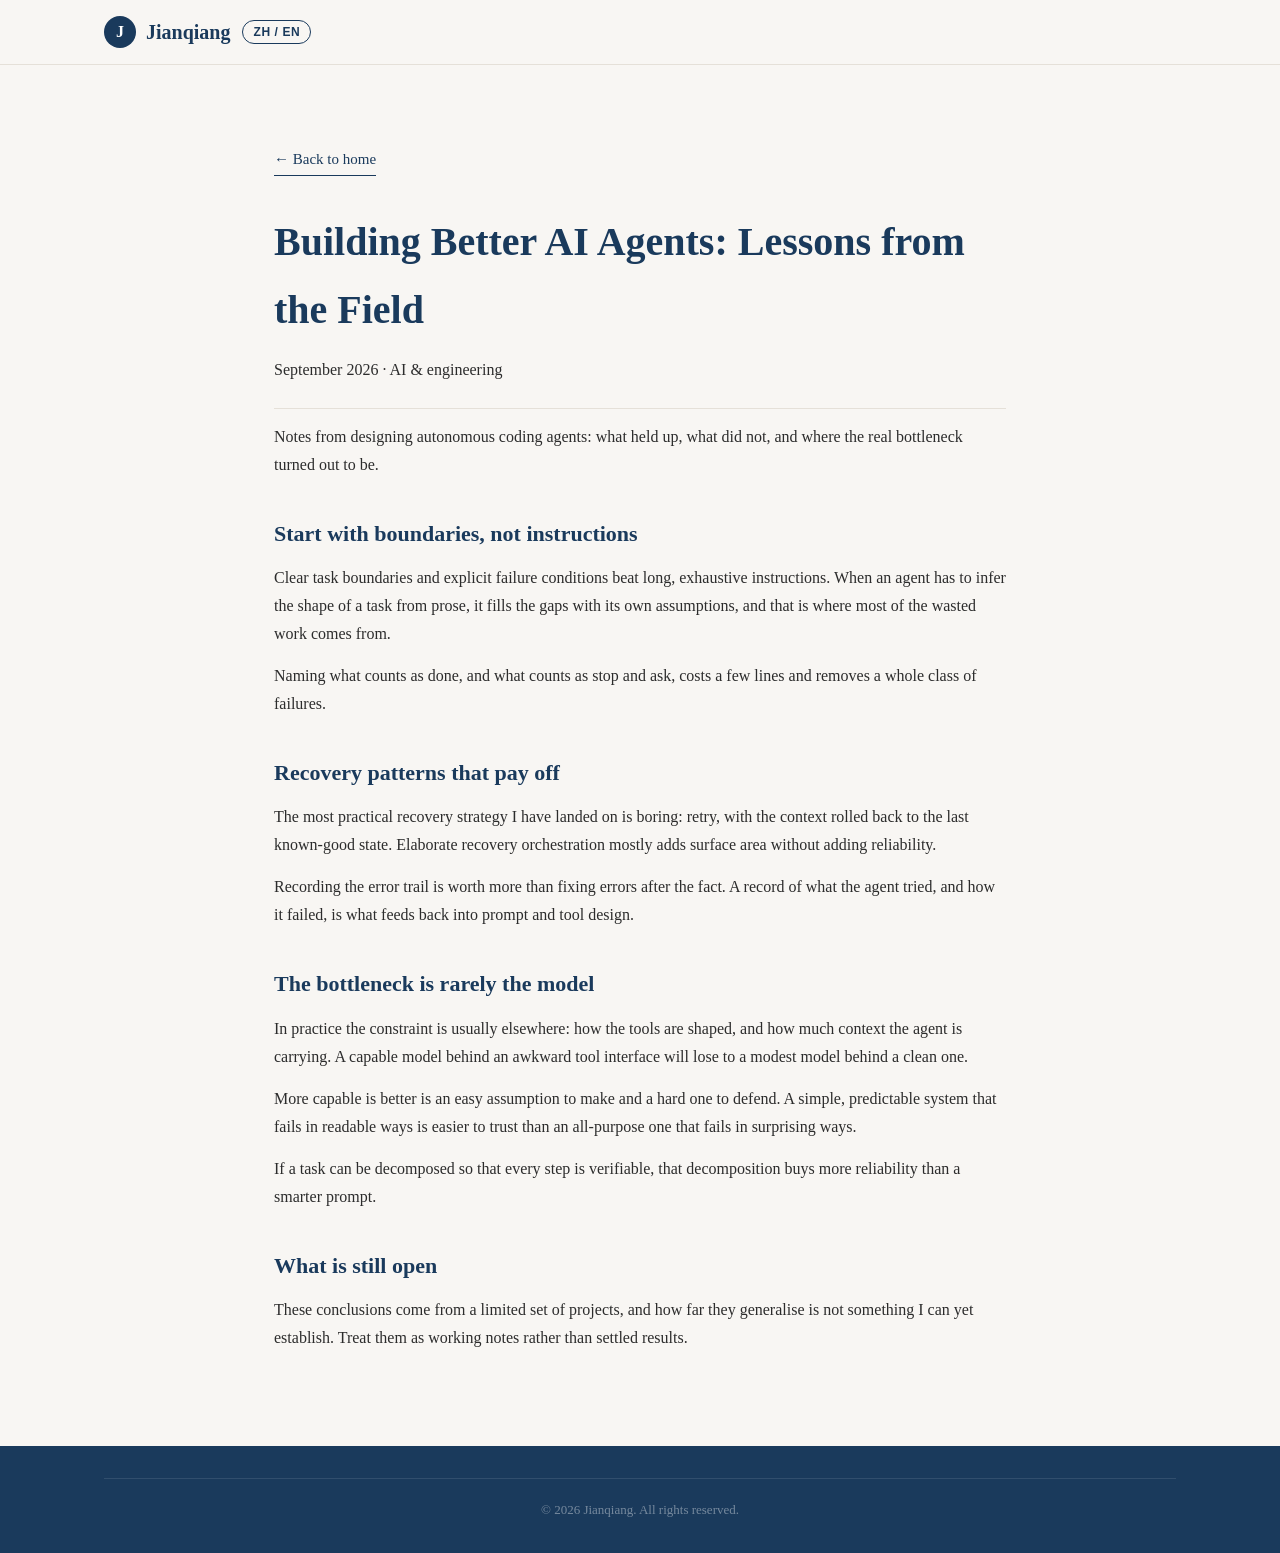
<file: articles/ai-agents-lessons.html>
<!DOCTYPE html>
<html lang="en">
<head>
<meta charset="UTF-8">
<meta name="viewport" content="width=device-width, initial-scale=1.0">
<title>Building Better AI Agents: Lessons from the Field &mdash; Jianqiang</title>
<link rel="preconnect" href="https://fonts.googleapis.com">
<link rel="preconnect" href="https://fonts.gstatic.com" crossorigin>
<link href="https://fonts.googleapis.com/css2?family=Playfair+Display:ital,wght@0,400;0,600;0,700;1,400&family=Inter:wght@300;400;500;600&display=swap" rel="stylesheet">
<link rel="stylesheet" href="../css/style.css">
<style>
  .article-page{padding:80px 24px;max-width:780px;margin:0 auto}
  .article-page h1{font-family:var(--font-serif);font-size:clamp(1.75rem,4vw,2.5rem);color:var(--clr-primary);margin-bottom:12px}
  .article-meta{font-size:0.875rem;color:var(--clr-text-muted);margin-bottom:32px;padding-bottom:24px;border-bottom:1px solid var(--clr-border)}
  .article-page h2{font-family:var(--font-serif);font-size:1.375rem;color:var(--clr-primary);margin-top:36px;margin-bottom:12px}
  .article-page p,.article-page li{font-size:1rem;line-height:1.75;color:var(--clr-text);margin-bottom:14px}
  .article-page ul{padding-left:22px;margin-bottom:18px}
  .article-page li{margin-bottom:8px}
  .article-lead{font-size:1.0625rem;color:var(--clr-text-muted)}
  .back-link{display:inline-block;font-size:0.9375rem;color:var(--clr-primary);border-bottom:1px solid var(--clr-primary);padding-bottom:2px;margin-bottom:32px;text-decoration:none}
  .back-link:hover{color:var(--clr-accent);border-color:var(--clr-accent)}
  .article-footer{padding:32px 24px}
  .article-footer .footer-bottom{justify-content:center}
</style>
</head>
<body>

<header class="site-header">
  <div class="container header-inner">
    <div class="header-brand">
      <a href="../index.html" class="logo">
        <span class="logo-mark">J</span>
        <span class="logo-text">Jianqiang</span>
      </a>
      <button class="lang-toggle" id="langToggle" aria-label="Switch language">ZH / EN</button>
    </div>
  </div>
</header>

<article class="article-page">
  <a class="back-link" href="../index.html" data-lang-zh="&larr; 返回首页">&larr; Back to home</a>

  <h1 data-lang-zh="打造更好的 AI 智能体：来自一线的经验">Building Better AI Agents: Lessons from the Field</h1>
  <p class="article-meta" data-lang-zh="2026 年 9 月 &middot; AI 与工程">September 2026 &middot; AI &amp; engineering</p>

  <p class="article-lead" data-lang-zh="设计自主编程智能体时记下的一些经验：哪些做法站得住，哪些不成立，以及真正的瓶颈在哪里。">Notes from designing autonomous coding agents: what held up, what did not, and where the real bottleneck turned out to be.</p>

  <h2 data-lang-zh="先把边界写清楚">Start with boundaries, not instructions</h2>
  <p data-lang-zh="明确的任务边界和失败条件，比冗长详尽的指令更有效。如果智能体要从一段散文里推断任务形状，它就会用自己的假设去填空白——大部分返工都来自这里。">Clear task boundaries and explicit failure conditions beat long, exhaustive instructions. When an agent has to infer the shape of a task from prose, it fills the gaps with its own assumptions, and that is where most of the wasted work comes from.</p>
  <p data-lang-zh="写清楚什么算「完成」、什么算「停下来问人」，只需要几行，却能消掉一整类失败。">Naming what counts as done, and what counts as stop and ask, costs a few lines and removes a whole class of failures.</p>

  <h2 data-lang-zh="真正有效的恢复模式">Recovery patterns that pay off</h2>
  <p data-lang-zh="我用下来最实用的恢复策略很朴素：重试，并把上下文回滚到最近一个可信状态。复杂的恢复编排往往只是扩大了面积，并没有提高可靠性。">The most practical recovery strategy I have landed on is boring: retry, with the context rolled back to the last known-good state. Elaborate recovery orchestration mostly adds surface area without adding reliability.</p>
  <p data-lang-zh="记录错误轨迹比事后修 bug 更有价值。智能体试过什么、怎么失败的，这些记录会反过来改进提示词与工具设计。">Recording the error trail is worth more than fixing errors after the fact. A record of what the agent tried, and how it failed, is what feeds back into prompt and tool design.</p>

  <h2 data-lang-zh="瓶颈很少在模型">The bottleneck is rarely the model</h2>
  <p data-lang-zh="实践中，约束通常在别处：工具怎么设计，以及智能体背着多少上下文。一个能力很强但工具接口别扭的模型，会输给一个能力一般但接口干净的模型。">In practice the constraint is usually elsewhere: how the tools are shaped, and how much context the agent is carrying. A capable model behind an awkward tool interface will lose to a modest model behind a clean one.</p>
  <p data-lang-zh="「能力越强越好」是个容易说出口、很难站住的假设。一个简单、可预测、失败得清清楚楚的系统，比一个全能但失败得莫名其妙的系统更值得信任。">More capable is better is an easy assumption to make and a hard one to defend. A simple, predictable system that fails in readable ways is easier to trust than an all-purpose one that fails in surprising ways.</p>
  <p data-lang-zh="如果一个任务能拆成每一步都可验证的环节，这种拆解带来的可靠性提升，比换一个更聪明的提示词更多。">If a task can be decomposed so that every step is verifiable, that decomposition buys more reliability than a smarter prompt.</p>

  <h2 data-lang-zh="还没定论的部分">What is still open</h2>
  <p data-lang-zh="这些结论来自有限的项目样本，普适性我还无法确认。当作工作中的笔记，而不是定论。">These conclusions come from a limited set of projects, and how far they generalise is not something I can yet establish. Treat them as working notes rather than settled results.</p>
</article>

<footer class="site-footer article-footer">
  <div class="container">
    <div class="footer-bottom">
      <span>&copy; 2026 Jianqiang. All rights reserved.</span>
    </div>
  </div>
</footer>

<script src="../js/i18n.js"></script>
<script src="../js/main.js"></script>
</body>
</html>
</file>
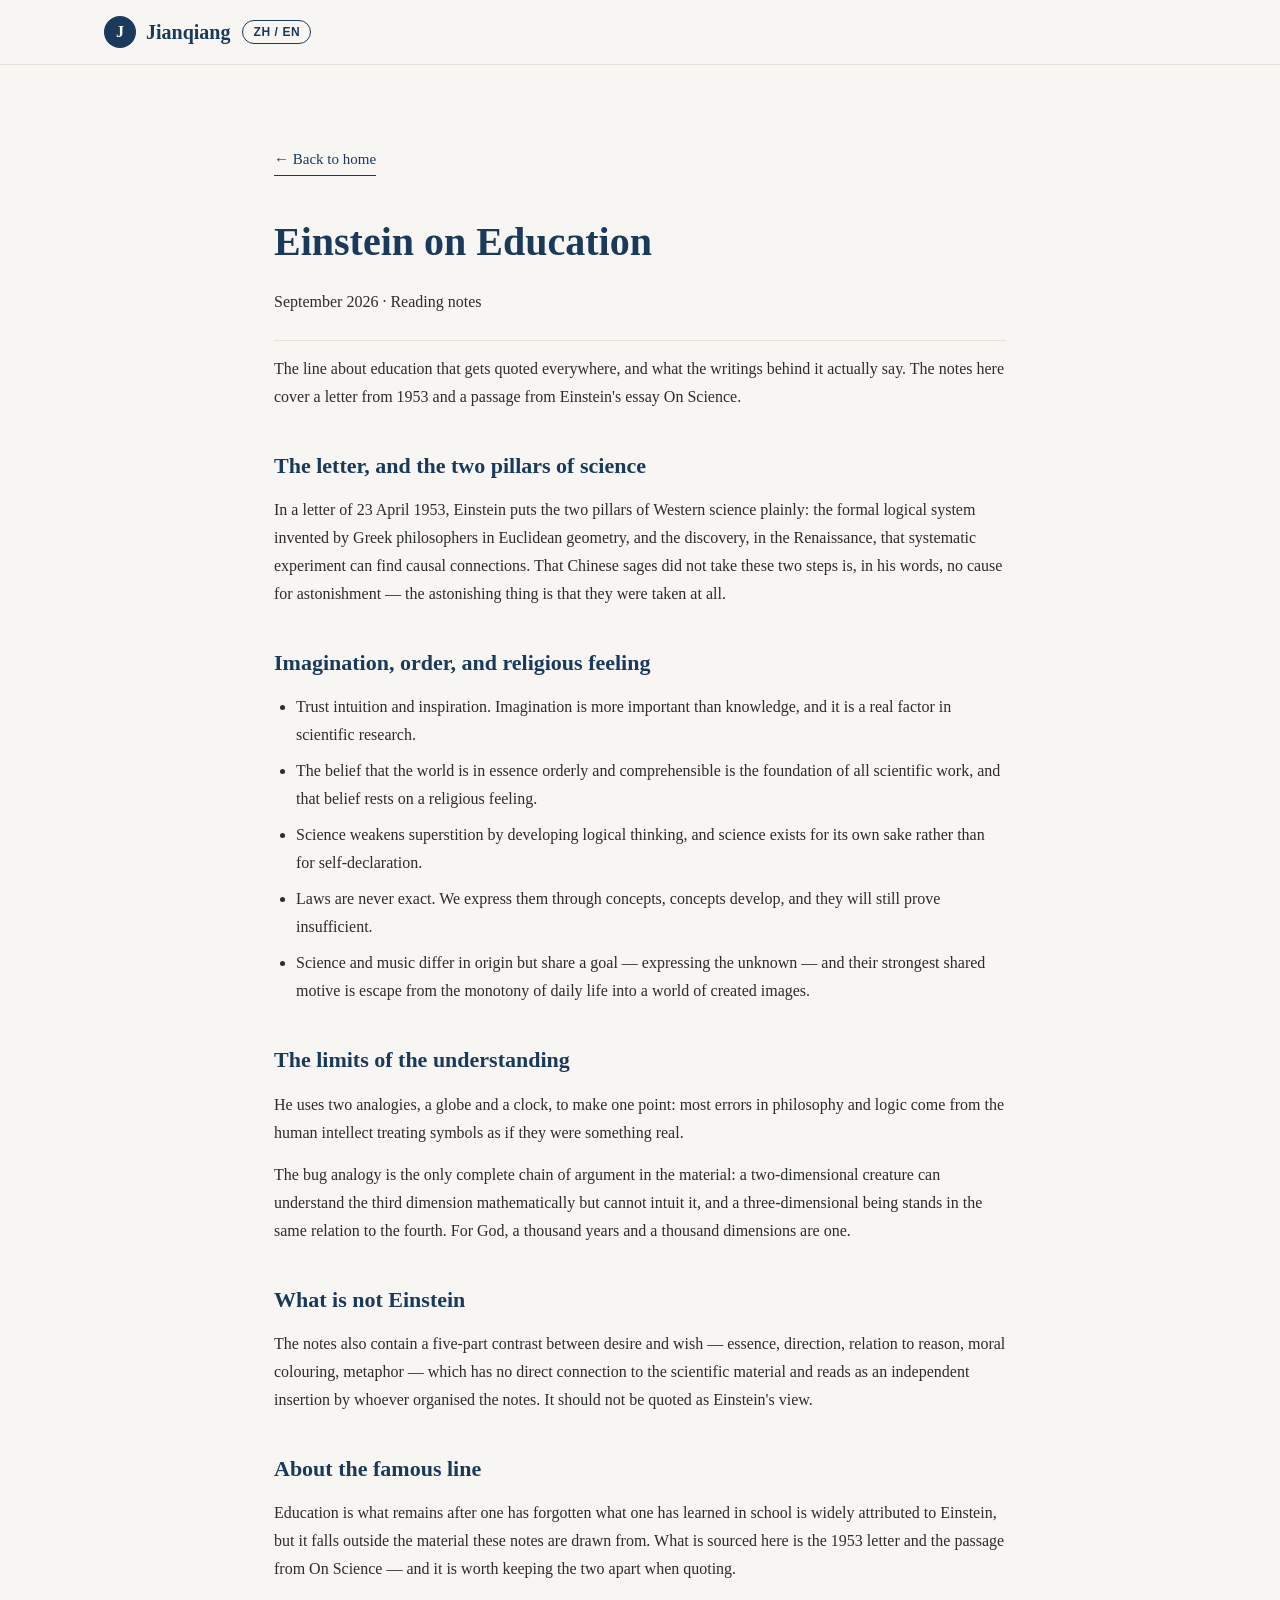
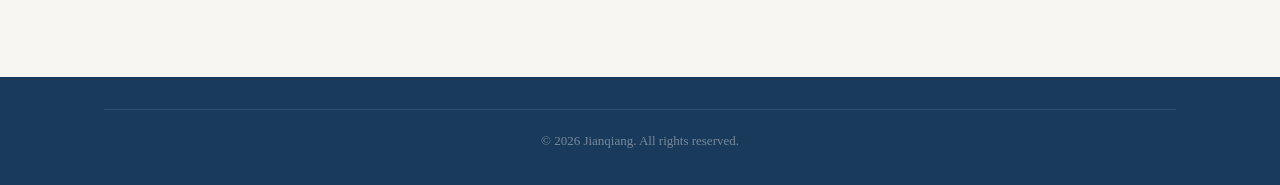
<file: articles/einstein-education.html>
<!DOCTYPE html>
<html lang="en">
<head>
<meta charset="UTF-8">
<meta name="viewport" content="width=device-width, initial-scale=1.0">
<title>Einstein on Education &mdash; Jianqiang</title>
<link rel="preconnect" href="https://fonts.googleapis.com">
<link rel="preconnect" href="https://fonts.gstatic.com" crossorigin>
<link href="https://fonts.googleapis.com/css2?family=Playfair+Display:ital,wght@0,400;0,600;0,700;1,400&family=Inter:wght@300;400;500;600&display=swap" rel="stylesheet">
<link rel="stylesheet" href="../css/style.css">
<style>
  .article-page{padding:80px 24px;max-width:780px;margin:0 auto}
  .article-page h1{font-family:var(--font-serif);font-size:clamp(1.75rem,4vw,2.5rem);color:var(--clr-primary);margin-bottom:12px}
  .article-meta{font-size:0.875rem;color:var(--clr-text-muted);margin-bottom:32px;padding-bottom:24px;border-bottom:1px solid var(--clr-border)}
  .article-page h2{font-family:var(--font-serif);font-size:1.375rem;color:var(--clr-primary);margin-top:36px;margin-bottom:12px}
  .article-page p,.article-page li{font-size:1rem;line-height:1.75;color:var(--clr-text);margin-bottom:14px}
  .article-page ul{padding-left:22px;margin-bottom:18px}
  .article-page li{margin-bottom:8px}
  .article-lead{font-size:1.0625rem;color:var(--clr-text-muted)}
  .back-link{display:inline-block;font-size:0.9375rem;color:var(--clr-primary);border-bottom:1px solid var(--clr-primary);padding-bottom:2px;margin-bottom:32px;text-decoration:none}
  .back-link:hover{color:var(--clr-accent);border-color:var(--clr-accent)}
  .article-footer{padding:32px 24px}
  .article-footer .footer-bottom{justify-content:center}
</style>
</head>
<body>

<header class="site-header">
  <div class="container header-inner">
    <div class="header-brand">
      <a href="../index.html" class="logo">
        <span class="logo-mark">J</span>
        <span class="logo-text">Jianqiang</span>
      </a>
      <button class="lang-toggle" id="langToggle" aria-label="Switch language">ZH / EN</button>
    </div>
  </div>
</header>

<article class="article-page">
  <a class="back-link" href="../index.html" data-lang-zh="&larr; 返回首页">&larr; Back to home</a>

  <h1 data-lang-zh="爱因斯坦的教育观">Einstein on Education</h1>
  <p class="article-meta" data-lang-zh="2026 年 9 月 &middot; 阅读笔记">September 2026 &middot; Reading notes</p>

  <p class="article-lead" data-lang-zh="那句被反复引用的教育名言，以及它背后那批文字真正说了什么。笔记覆盖的是 1953 年的一封信和《论科学》的选段。">The line about education that gets quoted everywhere, and what the writings behind it actually say. The notes here cover a letter from 1953 and a passage from Einstein's essay On Science.</p>

  <h2 data-lang-zh="那封信，和科学的两块基石">The letter, and the two pillars of science</h2>
  <p data-lang-zh="1953 年 4 月 23 日给 J. S. 斯威策的信里，爱因斯坦把西方科学的两块基石说得很干脆：希腊哲学家在欧几里得几何学中发明了形式逻辑体系；文艺复兴时期发现了系统实验可以找出因果关系。中国贤哲没有走上这两步，他的判断是「用不着惊奇」——真正值得惊奇的是这两步被做出来了。">In a letter of 23 April 1953, Einstein puts the two pillars of Western science plainly: the formal logical system invented by Greek philosophers in Euclidean geometry, and the discovery, in the Renaissance, that systematic experiment can find causal connections. That Chinese sages did not take these two steps is, in his words, no cause for astonishment &mdash; the astonishing thing is that they were taken at all.</p>

  <h2 data-lang-zh="想象力、秩序与宗教感情">Imagination, order, and religious feeling</h2>
  <ul>
    <li data-lang-zh="相信直觉和灵感。「想象力比知识更重要」，想象力是科学研究中的实在因素。">Trust intuition and inspiration. Imagination is more important than knowledge, and it is a real factor in scientific research.</li>
    <li data-lang-zh="「相信世界在本质上是有秩序的和可认识的这一信念，是一切科学工作的基础。这种信念是建筑在宗教感情上的。」">The belief that the world is in essence orderly and comprehensible is the foundation of all scientific work, and that belief rests on a religious feeling.</li>
    <li data-lang-zh="科学通过发展逻辑思维削弱迷信；科学「为科学而存在」，不从事自我表白。">Science weakens superstition by developing logical thinking, and science exists for its own sake rather than for self-declaration.</li>
    <li data-lang-zh="规律绝不会是精确的。我们借助概念表达规律，而概念会发展，将来仍会被证明不充分。">Laws are never exact. We express them through concepts, concepts develop, and they will still prove insufficient.</li>
    <li data-lang-zh="科学与音乐起源不同但目标相同——表达未知的东西；两者最强的动机，是摆脱日常生活的单调乏味，在创造的形象世界里寻找避难所。">Science and music differ in origin but share a goal &mdash; expressing the unknown &mdash; and their strongest shared motive is escape from the monotony of daily life into a world of created images.</li>
  </ul>

  <h2 data-lang-zh="理智的边界">The limits of the understanding</h2>
  <p data-lang-zh="他用地球仪和钟表两个类比说明同一件事：哲学上和逻辑上的大多数错误，源于人类理智倾向于把符号当作某种实在的东西。">He uses two analogies, a globe and a clock, to make one point: most errors in philosophy and logic come from the human intellect treating symbols as if they were something real.</p>
  <p data-lang-zh="臭虫类比是这批文字里唯一完整的论证链：二维生物能在数学上理解第三维，却不能直觉它；人作为三维生物同理，只能在数学上理解第四维。「对于上帝来说，一千年和一千维都呈现为一。」">The bug analogy is the only complete chain of argument in the material: a two-dimensional creature can understand the third dimension mathematically but cannot intuit it, and a three-dimensional being stands in the same relation to the fourth. For God, a thousand years and a thousand dimensions are one.</p>

  <h2 data-lang-zh="哪一部分不是爱因斯坦">What is not Einstein</h2>
  <p data-lang-zh="笔记里还有一段「欲望 vs 愿望」的五维辨析（本质属性、指向、与理性的关系、文化道德色彩、隐喻），它和科学主题没有直接联系，文体上更像是整理笔记的人插进来的独立内容。引用时不该把它算作爱因斯坦的观点。">The notes also contain a five-part contrast between desire and wish &mdash; essence, direction, relation to reason, moral colouring, metaphor &mdash; which has no direct connection to the scientific material and reads as an independent insertion by whoever organised the notes. It should not be quoted as Einstein's view.</p>

  <h2 data-lang-zh="关于那句名言">About the famous line</h2>
  <p data-lang-zh="「教育就是当一个人把在学校所学全部忘光之后剩下的东西」被广泛归到爱因斯坦名下，但它不在这批笔记的引用范围里。真正有出处的是上面那封信与《论科学》选段——引用时值得分清这两类东西。">Education is what remains after one has forgotten what one has learned in school is widely attributed to Einstein, but it falls outside the material these notes are drawn from. What is sourced here is the 1953 letter and the passage from On Science &mdash; and it is worth keeping the two apart when quoting.</p>
</article>

<footer class="site-footer article-footer">
  <div class="container">
    <div class="footer-bottom">
      <span>&copy; 2026 Jianqiang. All rights reserved.</span>
    </div>
  </div>
</footer>

<script src="../js/i18n.js"></script>
<script src="../js/main.js"></script>
</body>
</html>
</file>
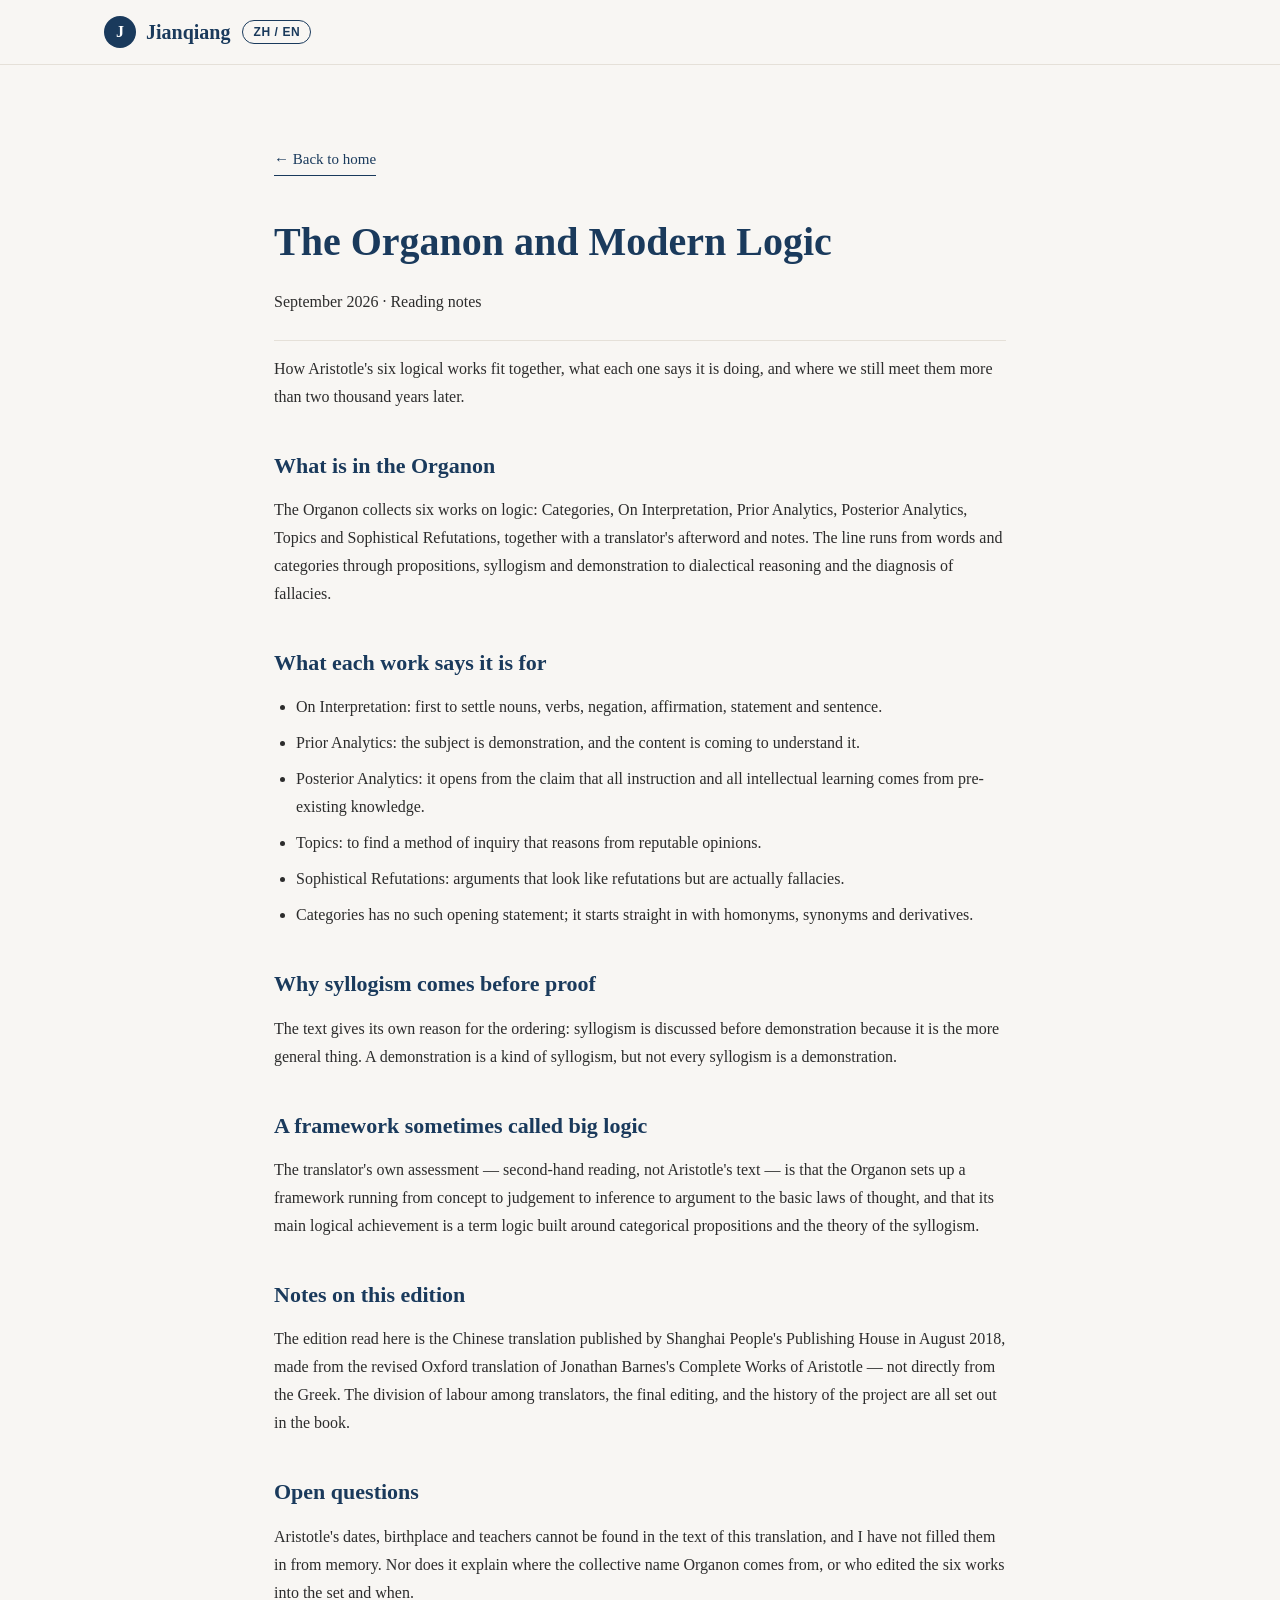
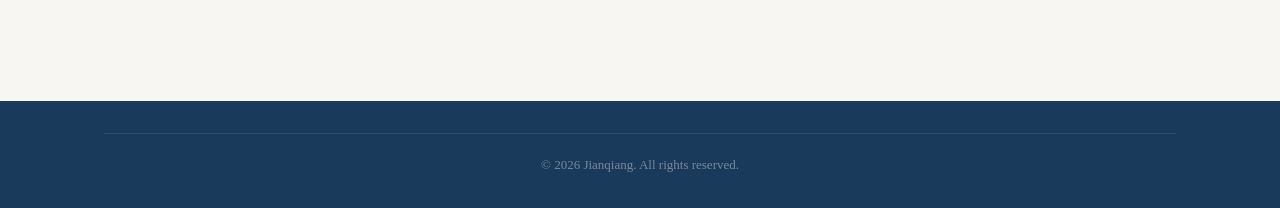
<file: articles/organon-aristotle.html>
<!DOCTYPE html>
<html lang="en">
<head>
<meta charset="UTF-8">
<meta name="viewport" content="width=device-width, initial-scale=1.0">
<title>The Organon and Modern Logic &mdash; Jianqiang</title>
<link rel="preconnect" href="https://fonts.googleapis.com">
<link rel="preconnect" href="https://fonts.gstatic.com" crossorigin>
<link href="https://fonts.googleapis.com/css2?family=Playfair+Display:ital,wght@0,400;0,600;0,700;1,400&family=Inter:wght@300;400;500;600&display=swap" rel="stylesheet">
<link rel="stylesheet" href="../css/style.css">
<style>
  .article-page{padding:80px 24px;max-width:780px;margin:0 auto}
  .article-page h1{font-family:var(--font-serif);font-size:clamp(1.75rem,4vw,2.5rem);color:var(--clr-primary);margin-bottom:12px}
  .article-meta{font-size:0.875rem;color:var(--clr-text-muted);margin-bottom:32px;padding-bottom:24px;border-bottom:1px solid var(--clr-border)}
  .article-page h2{font-family:var(--font-serif);font-size:1.375rem;color:var(--clr-primary);margin-top:36px;margin-bottom:12px}
  .article-page p,.article-page li{font-size:1rem;line-height:1.75;color:var(--clr-text);margin-bottom:14px}
  .article-page ul{padding-left:22px;margin-bottom:18px}
  .article-page li{margin-bottom:8px}
  .article-lead{font-size:1.0625rem;color:var(--clr-text-muted)}
  .back-link{display:inline-block;font-size:0.9375rem;color:var(--clr-primary);border-bottom:1px solid var(--clr-primary);padding-bottom:2px;margin-bottom:32px;text-decoration:none}
  .back-link:hover{color:var(--clr-accent);border-color:var(--clr-accent)}
  .article-footer{padding:32px 24px}
  .article-footer .footer-bottom{justify-content:center}
</style>
</head>
<body>

<header class="site-header">
  <div class="container header-inner">
    <div class="header-brand">
      <a href="../index.html" class="logo">
        <span class="logo-mark">J</span>
        <span class="logo-text">Jianqiang</span>
      </a>
      <button class="lang-toggle" id="langToggle" aria-label="Switch language">ZH / EN</button>
    </div>
  </div>
</header>

<article class="article-page">
  <a class="back-link" href="../index.html" data-lang-zh="&larr; 返回首页">&larr; Back to home</a>

  <h1 data-lang-zh="工具论与现代逻辑">The Organon and Modern Logic</h1>
  <p class="article-meta" data-lang-zh="2026 年 9 月 &middot; 阅读笔记">September 2026 &middot; Reading notes</p>

  <p class="article-lead" data-lang-zh="亚里士多德六篇逻辑学著作是怎么拼在一起的、每篇自己说要在做什么，以及两千多年后我们还在哪里遇到它们。">How Aristotle's six logical works fit together, what each one says it is doing, and where we still meet them more than two thousand years later.</p>

  <h2 data-lang-zh="《工具论》里有什么">What is in the Organon</h2>
  <p data-lang-zh="《工具论》是六篇逻辑学著作的合集：范畴篇、解释篇、前分析篇、后分析篇、论题篇、辩谬篇，另附译后记与注释。全书从语词与范畴讲到命题、三段论、证明、辩证推理与谬误诊断，一条线拉下来。">The Organon collects six works on logic: Categories, On Interpretation, Prior Analytics, Posterior Analytics, Topics and Sophistical Refutations, together with a translator's afterword and notes. The line runs from words and categories through propositions, syllogism and demonstration to dialectical reasoning and the diagnosis of fallacies.</p>

  <h2 data-lang-zh="各篇自己说的目标">What each work says it is for</h2>
  <ul>
    <li data-lang-zh="解释篇：先要明确名词、动词、否定、肯定、陈述与语句。">On Interpretation: first to settle nouns, verbs, negation, affirmation, statement and sentence.</li>
    <li data-lang-zh="前分析篇：主题是证明，内容是对证明的理解。">Prior Analytics: the subject is demonstration, and the content is coming to understand it.</li>
    <li data-lang-zh="后分析篇：从「一切教授及一切理智学习都源于业已存在的知识」起论。">Posterior Analytics: it opens from the claim that all instruction and all intellectual learning comes from pre-existing knowledge.</li>
    <li data-lang-zh="论题篇：寻找一种从有名望意见进行推理的探究方法。">Topics: to find a method of inquiry that reasons from reputable opinions.</li>
    <li data-lang-zh="辩谬篇：讨论看上去是反驳、实则谬误的论证。">Sophistical Refutations: arguments that look like refutations but are actually fallacies.</li>
    <li data-lang-zh="范畴篇没有这类纲领句，直接从同名异义、同义与派生词讲起。">Categories has no such opening statement; it starts straight in with homonyms, synonyms and derivatives.</li>
  </ul>

  <h2 data-lang-zh="为什么三段论排在证明之前">Why syllogism comes before proof</h2>
  <p data-lang-zh="篇序的理由是原文自己给的：之所以要在讨论证明之前讨论三段论，是因为三段论更为一般——证明是一种三段论，但并非每一个三段论都是证明。">The text gives its own reason for the ordering: syllogism is discussed before demonstration because it is the more general thing. A demonstration is a kind of syllogism, but not every syllogism is a demonstration.</p>

  <h2 data-lang-zh="一套「大逻辑」框架">A framework sometimes called big logic</h2>
  <p data-lang-zh="译者评述（属于二手解读，不是亚里士多德原文）：他在《工具论》中建立的是「概念→判断→推理→论证→思维基本规律」这样一套框架；在逻辑上的主要成就是一套以直言命题为对象、以三段论理论为核心的词项逻辑理论。">The translator's own assessment &mdash; second-hand reading, not Aristotle's text &mdash; is that the Organon sets up a framework running from concept to judgement to inference to argument to the basic laws of thought, and that its main logical achievement is a term logic built around categorical propositions and the theory of the syllogism.</p>

  <h2 data-lang-zh="关于这个译本">Notes on this edition</h2>
  <p data-lang-zh="读的是上海人民出版社 2018 年 8 月的中译本，据乔纳森·巴恩斯主编《亚里士多德全集》牛津修订英译本转译——不是直接译自希腊文。译者分工与统稿审订在书里写明，译后记也交代了成书过程。">The edition read here is the Chinese translation published by Shanghai People's Publishing House in August 2018, made from the revised Oxford translation of Jonathan Barnes's Complete Works of Aristotle &mdash; not directly from the Greek. The division of labour among translators, the final editing, and the history of the project are all set out in the book.</p>

  <h2 data-lang-zh="待核实">Open questions</h2>
  <p data-lang-zh="亚里士多德的生卒年、出生地与师承，在这个译本正文里检索不到，我没有用记忆补写。另外，「工具论」作为统称的来历、六篇的编订者与编订时间，译本也没有说明。">Aristotle's dates, birthplace and teachers cannot be found in the text of this translation, and I have not filled them in from memory. Nor does it explain where the collective name Organon comes from, or who edited the six works into the set and when.</p>
</article>

<footer class="site-footer article-footer">
  <div class="container">
    <div class="footer-bottom">
      <span>&copy; 2026 Jianqiang. All rights reserved.</span>
    </div>
  </div>
</footer>

<script src="../js/i18n.js"></script>
<script src="../js/main.js"></script>
</body>
</html>
</file>
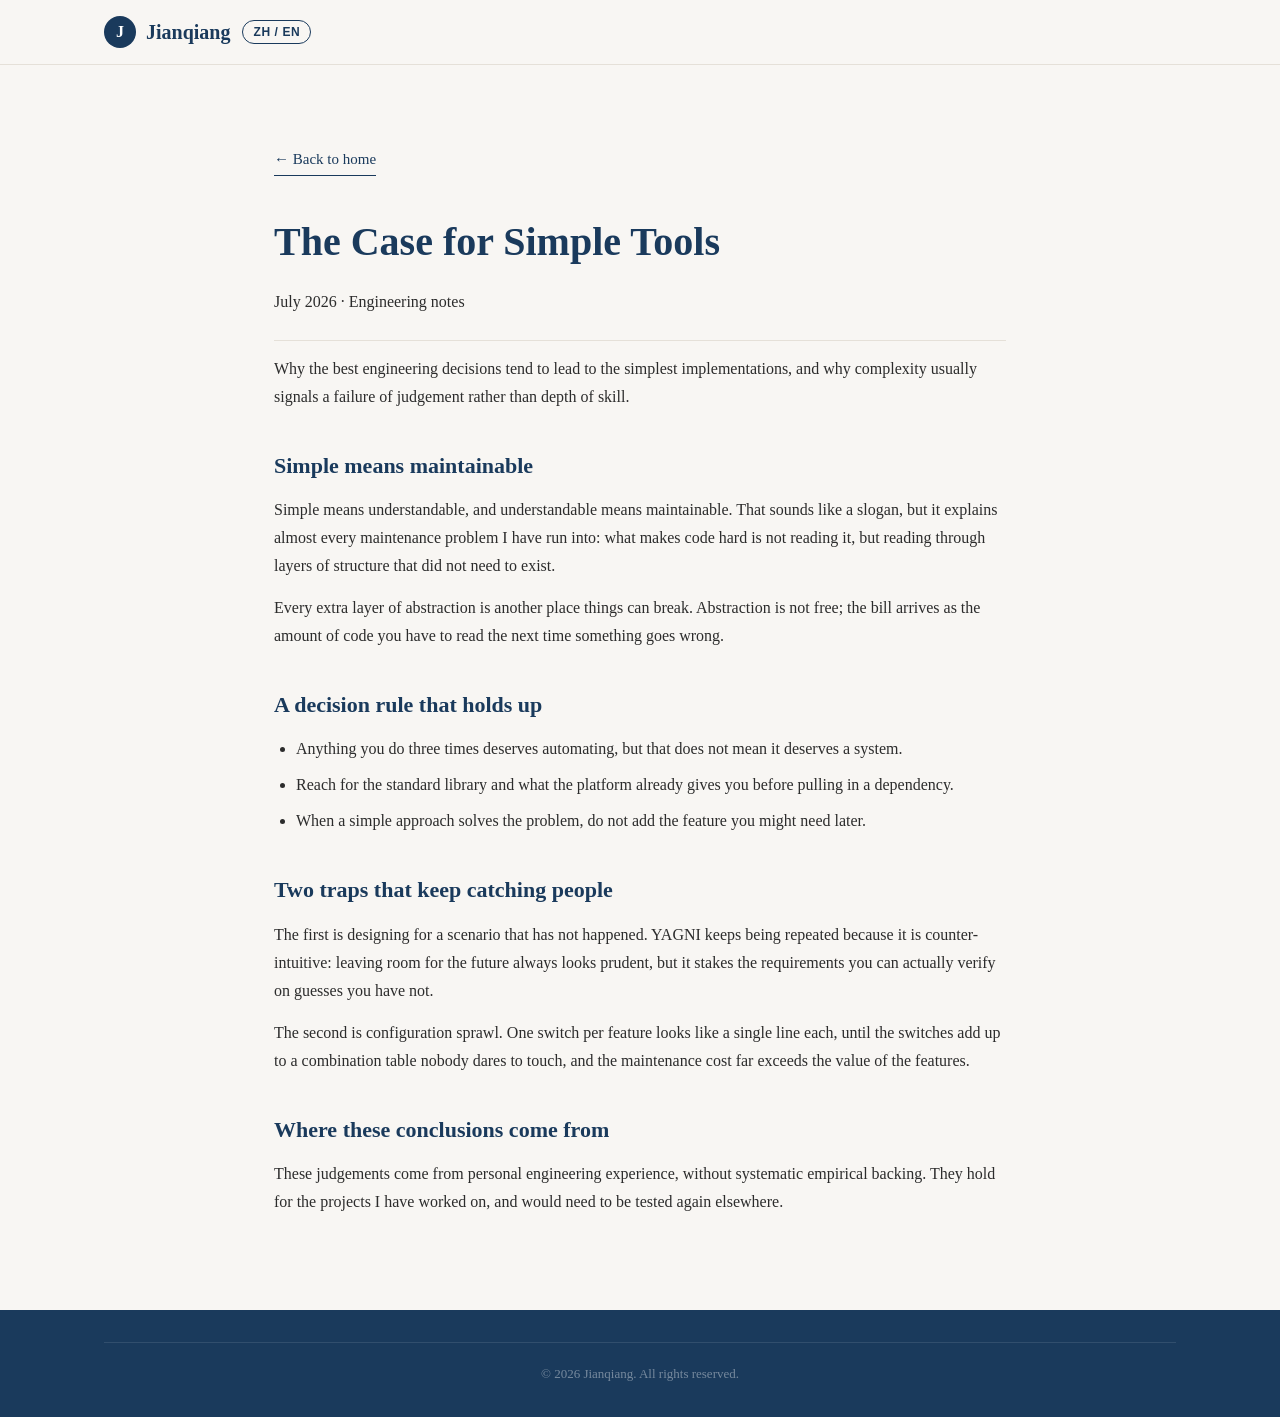
<file: articles/simple-tools.html>
<!DOCTYPE html>
<html lang="en">
<head>
<meta charset="UTF-8">
<meta name="viewport" content="width=device-width, initial-scale=1.0">
<title>The Case for Simple Tools &mdash; Jianqiang</title>
<link rel="preconnect" href="https://fonts.googleapis.com">
<link rel="preconnect" href="https://fonts.gstatic.com" crossorigin>
<link href="https://fonts.googleapis.com/css2?family=Playfair+Display:ital,wght@0,400;0,600;0,700;1,400&family=Inter:wght@300;400;500;600&display=swap" rel="stylesheet">
<link rel="stylesheet" href="../css/style.css">
<style>
  .article-page{padding:80px 24px;max-width:780px;margin:0 auto}
  .article-page h1{font-family:var(--font-serif);font-size:clamp(1.75rem,4vw,2.5rem);color:var(--clr-primary);margin-bottom:12px}
  .article-meta{font-size:0.875rem;color:var(--clr-text-muted);margin-bottom:32px;padding-bottom:24px;border-bottom:1px solid var(--clr-border)}
  .article-page h2{font-family:var(--font-serif);font-size:1.375rem;color:var(--clr-primary);margin-top:36px;margin-bottom:12px}
  .article-page p,.article-page li{font-size:1rem;line-height:1.75;color:var(--clr-text);margin-bottom:14px}
  .article-page ul{padding-left:22px;margin-bottom:18px}
  .article-page li{margin-bottom:8px}
  .article-lead{font-size:1.0625rem;color:var(--clr-text-muted)}
  .back-link{display:inline-block;font-size:0.9375rem;color:var(--clr-primary);border-bottom:1px solid var(--clr-primary);padding-bottom:2px;margin-bottom:32px;text-decoration:none}
  .back-link:hover{color:var(--clr-accent);border-color:var(--clr-accent)}
  .article-footer{padding:32px 24px}
  .article-footer .footer-bottom{justify-content:center}
</style>
</head>
<body>

<header class="site-header">
  <div class="container header-inner">
    <div class="header-brand">
      <a href="../index.html" class="logo">
        <span class="logo-mark">J</span>
        <span class="logo-text">Jianqiang</span>
      </a>
      <button class="lang-toggle" id="langToggle" aria-label="Switch language">ZH / EN</button>
    </div>
  </div>
</header>

<article class="article-page">
  <a class="back-link" href="../index.html" data-lang-zh="&larr; 返回首页">&larr; Back to home</a>

  <h1 data-lang-zh="为简单工具辩护">The Case for Simple Tools</h1>
  <p class="article-meta" data-lang-zh="2026 年 7 月 &middot; 工程笔记">July 2026 &middot; Engineering notes</p>

  <p class="article-lead" data-lang-zh="为什么最好的工程决策往往通向最简单的实现，以及为什么复杂通常意味着判断失误，而不是技术深度。">Why the best engineering decisions tend to lead to the simplest implementations, and why complexity usually signals a failure of judgement rather than depth of skill.</p>

  <h2 data-lang-zh="简单意味着可维护">Simple means maintainable</h2>
  <p data-lang-zh="简单意味着可理解，可理解意味着可维护。这话听起来像口号，但它几乎解释了我遇到过的每一个维护难题——真正难的不是读懂代码，而是读懂一层层没必要的结构。">Simple means understandable, and understandable means maintainable. That sounds like a slogan, but it explains almost every maintenance problem I have run into: what makes code hard is not reading it, but reading through layers of structure that did not need to exist.</p>
  <p data-lang-zh="每多一个抽象层，就多一个潜在的故障点。抽象不是免费的，它的账单以「下次出问题时你要多读多少代码」计价。">Every extra layer of abstraction is another place things can break. Abstraction is not free; the bill arrives as the amount of code you have to read the next time something goes wrong.</p>

  <h2 data-lang-zh="一套站得住的决策规则">A decision rule that holds up</h2>
  <ul>
    <li data-lang-zh="重复三次的事就该自动化，但这不意味着要构建一套复杂系统。">Anything you do three times deserves automating, but that does not mean it deserves a system.</li>
    <li data-lang-zh="优先使用标准库和平台原生能力，而不是引入新依赖。">Reach for the standard library and what the platform already gives you before pulling in a dependency.</li>
    <li data-lang-zh="简单方案能解决问题时，不要添加「未来可能用到」的功能。">When a simple approach solves the problem, do not add the feature you might need later.</li>
  </ul>

  <h2 data-lang-zh="两个常见陷阱">Two traps that keep catching people</h2>
  <p data-lang-zh="第一，为还没发生的场景做设计。YAGNI 之所以被反复提起，是因为它违反直觉：为将来留余地看起来总是谨慎的，实际上它把你现在确定的需求，押在了你还没验证的猜测上。">The first is designing for a scenario that has not happened. YAGNI keeps being repeated because it is counter-intuitive: leaving room for the future always looks prudent, but it stakes the requirements you can actually verify on guesses you have not.</p>
  <p data-lang-zh="第二，配置泛滥。一个功能配一个开关，每个开关看起来都只是一行，合起来却是一张没人敢改的组合表，维护成本远远超出这些功能本身的价值。">The second is configuration sprawl. One switch per feature looks like a single line each, until the switches add up to a combination table nobody dares to touch, and the maintenance cost far exceeds the value of the features.</p>

  <h2 data-lang-zh="这些结论的来处">Where these conclusions come from</h2>
  <p data-lang-zh="这些判断来自个人工程经验，没有系统性实证研究支撑。它们对我经手的项目成立，在别的场景下可能需要重新检验。">These judgements come from personal engineering experience, without systematic empirical backing. They hold for the projects I have worked on, and would need to be tested again elsewhere.</p>
</article>

<footer class="site-footer article-footer">
  <div class="container">
    <div class="footer-bottom">
      <span>&copy; 2026 Jianqiang. All rights reserved.</span>
    </div>
  </div>
</footer>

<script src="../js/i18n.js"></script>
<script src="../js/main.js"></script>
</body>
</html>
</file>
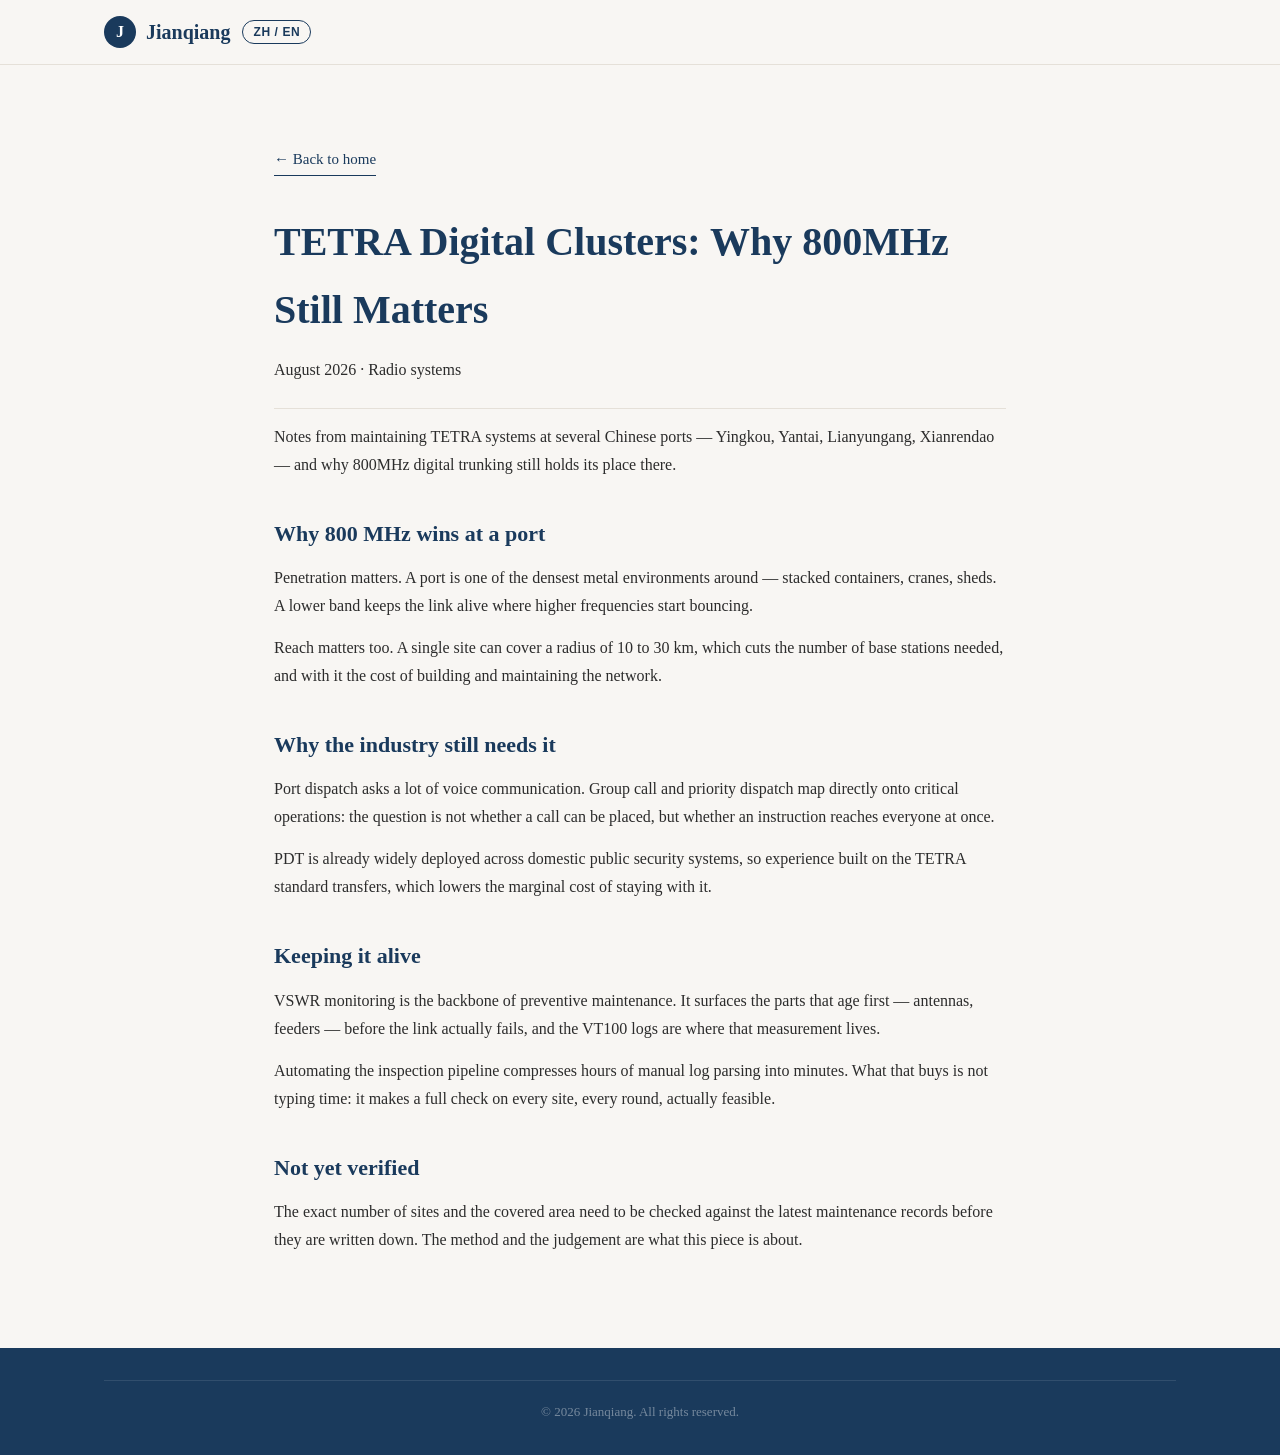
<file: articles/tetra-800mhz.html>
<!DOCTYPE html>
<html lang="en">
<head>
<meta charset="UTF-8">
<meta name="viewport" content="width=device-width, initial-scale=1.0">
<title>TETRA Digital Clusters: Why 800MHz Still Matters &mdash; Jianqiang</title>
<link rel="preconnect" href="https://fonts.googleapis.com">
<link rel="preconnect" href="https://fonts.gstatic.com" crossorigin>
<link href="https://fonts.googleapis.com/css2?family=Playfair+Display:ital,wght@0,400;0,600;0,700;1,400&family=Inter:wght@300;400;500;600&display=swap" rel="stylesheet">
<link rel="stylesheet" href="../css/style.css">
<style>
  .article-page{padding:80px 24px;max-width:780px;margin:0 auto}
  .article-page h1{font-family:var(--font-serif);font-size:clamp(1.75rem,4vw,2.5rem);color:var(--clr-primary);margin-bottom:12px}
  .article-meta{font-size:0.875rem;color:var(--clr-text-muted);margin-bottom:32px;padding-bottom:24px;border-bottom:1px solid var(--clr-border)}
  .article-page h2{font-family:var(--font-serif);font-size:1.375rem;color:var(--clr-primary);margin-top:36px;margin-bottom:12px}
  .article-page p,.article-page li{font-size:1rem;line-height:1.75;color:var(--clr-text);margin-bottom:14px}
  .article-page ul{padding-left:22px;margin-bottom:18px}
  .article-page li{margin-bottom:8px}
  .article-lead{font-size:1.0625rem;color:var(--clr-text-muted)}
  .back-link{display:inline-block;font-size:0.9375rem;color:var(--clr-primary);border-bottom:1px solid var(--clr-primary);padding-bottom:2px;margin-bottom:32px;text-decoration:none}
  .back-link:hover{color:var(--clr-accent);border-color:var(--clr-accent)}
  .article-footer{padding:32px 24px}
  .article-footer .footer-bottom{justify-content:center}
</style>
</head>
<body>

<header class="site-header">
  <div class="container header-inner">
    <div class="header-brand">
      <a href="../index.html" class="logo">
        <span class="logo-mark">J</span>
        <span class="logo-text">Jianqiang</span>
      </a>
      <button class="lang-toggle" id="langToggle" aria-label="Switch language">ZH / EN</button>
    </div>
  </div>
</header>

<article class="article-page">
  <a class="back-link" href="../index.html" data-lang-zh="&larr; 返回首页">&larr; Back to home</a>

  <h1 data-lang-zh="TETRA 数字集群：800MHz 为什么依然重要">TETRA Digital Clusters: Why 800MHz Still Matters</h1>
  <p class="article-meta" data-lang-zh="2026 年 8 月 &middot; 无线通信">August 2026 &middot; Radio systems</p>

  <p class="article-lead" data-lang-zh="营口、烟台、连云港、仙人岛几个港口 TETRA 系统的长期运维记录，以及 800MHz 数字集群在今天的港口场景里为什么依然不可替代。">Notes from maintaining TETRA systems at several Chinese ports &mdash; Yingkou, Yantai, Lianyungang, Xianrendao &mdash; and why 800MHz digital trunking still holds its place there.</p>

  <h2 data-lang-zh="港口为什么吃 800MHz">Why 800 MHz wins at a port</h2>
  <p data-lang-zh="穿透力强。港口和工业区是金属结构最密集的环境之一，集装箱、吊机、厂房层层叠叠，频段选得低一点，链路就稳一点。">Penetration matters. A port is one of the densest metal environments around &mdash; stacked containers, cranes, sheds. A lower band keeps the link alive where higher frequencies start bouncing.</p>
  <p data-lang-zh="覆盖范围大。单站覆盖半径可达 10&ndash;30 公里，能大幅减少基站密度，也就直接压低了部署和运维成本。">Reach matters too. A single site can cover a radius of 10 to 30 km, which cuts the number of base stations needed, and with it the cost of building and maintaining the network.</p>

  <h2 data-lang-zh="行业为什么还需要它">Why the industry still needs it</h2>
  <p data-lang-zh="港口调度对语音通信可靠性的要求极高。TETRA 的组呼、优先调度这些功能，正好对应关键作业的需求——这些不是「能不能打个电话」的问题，而是「命令能不能一次传到所有人」。">Port dispatch asks a lot of voice communication. Group call and priority dispatch map directly onto critical operations: the question is not whether a call can be placed, but whether an instruction reaches everyone at once.</p>
  <p data-lang-zh="PDT 在国内公安系统已广泛部署，TETRA 标准上积累的技术经验可以复用，这降低了继续使用它的边际成本。">PDT is already widely deployed across domestic public security systems, so experience built on the TETRA standard transfers, which lowers the marginal cost of staying with it.</p>

  <h2 data-lang-zh="怎么把它维护好">Keeping it alive</h2>
  <p data-lang-zh="驻波比（VSWR）监测是预防性维护的核心手段。它能在链路真正出问题之前，先暴露出天线、馈线这些最容易老化的环节。VT100 日志是这项监测的主要数据来源。">VSWR monitoring is the backbone of preventive maintenance. It surfaces the parts that age first &mdash; antennas, feeders &mdash; before the link actually fails, and the VT100 logs are where that measurement lives.</p>
  <p data-lang-zh="把巡检自动化之后，原本以小时计的手工日志解析，被压缩到分钟级。省下来的不是打字时间，而是让「每站每次都做完整检查」这件事变得可行。">Automating the inspection pipeline compresses hours of manual log parsing into minutes. What that buys is not typing time: it makes a full check on every site, every round, actually feasible.</p>

  <h2 data-lang-zh="还没核对的">Not yet verified</h2>
  <p data-lang-zh="站点数量和覆盖面积的具体数字，要跟最新维护记录核对之后才能写死。本文只写方法与判断，不写还没确认的数字。">The exact number of sites and the covered area need to be checked against the latest maintenance records before they are written down. The method and the judgement are what this piece is about.</p>
</article>

<footer class="site-footer article-footer">
  <div class="container">
    <div class="footer-bottom">
      <span>&copy; 2026 Jianqiang. All rights reserved.</span>
    </div>
  </div>
</footer>

<script src="../js/i18n.js"></script>
<script src="../js/main.js"></script>
</body>
</html>
</file>
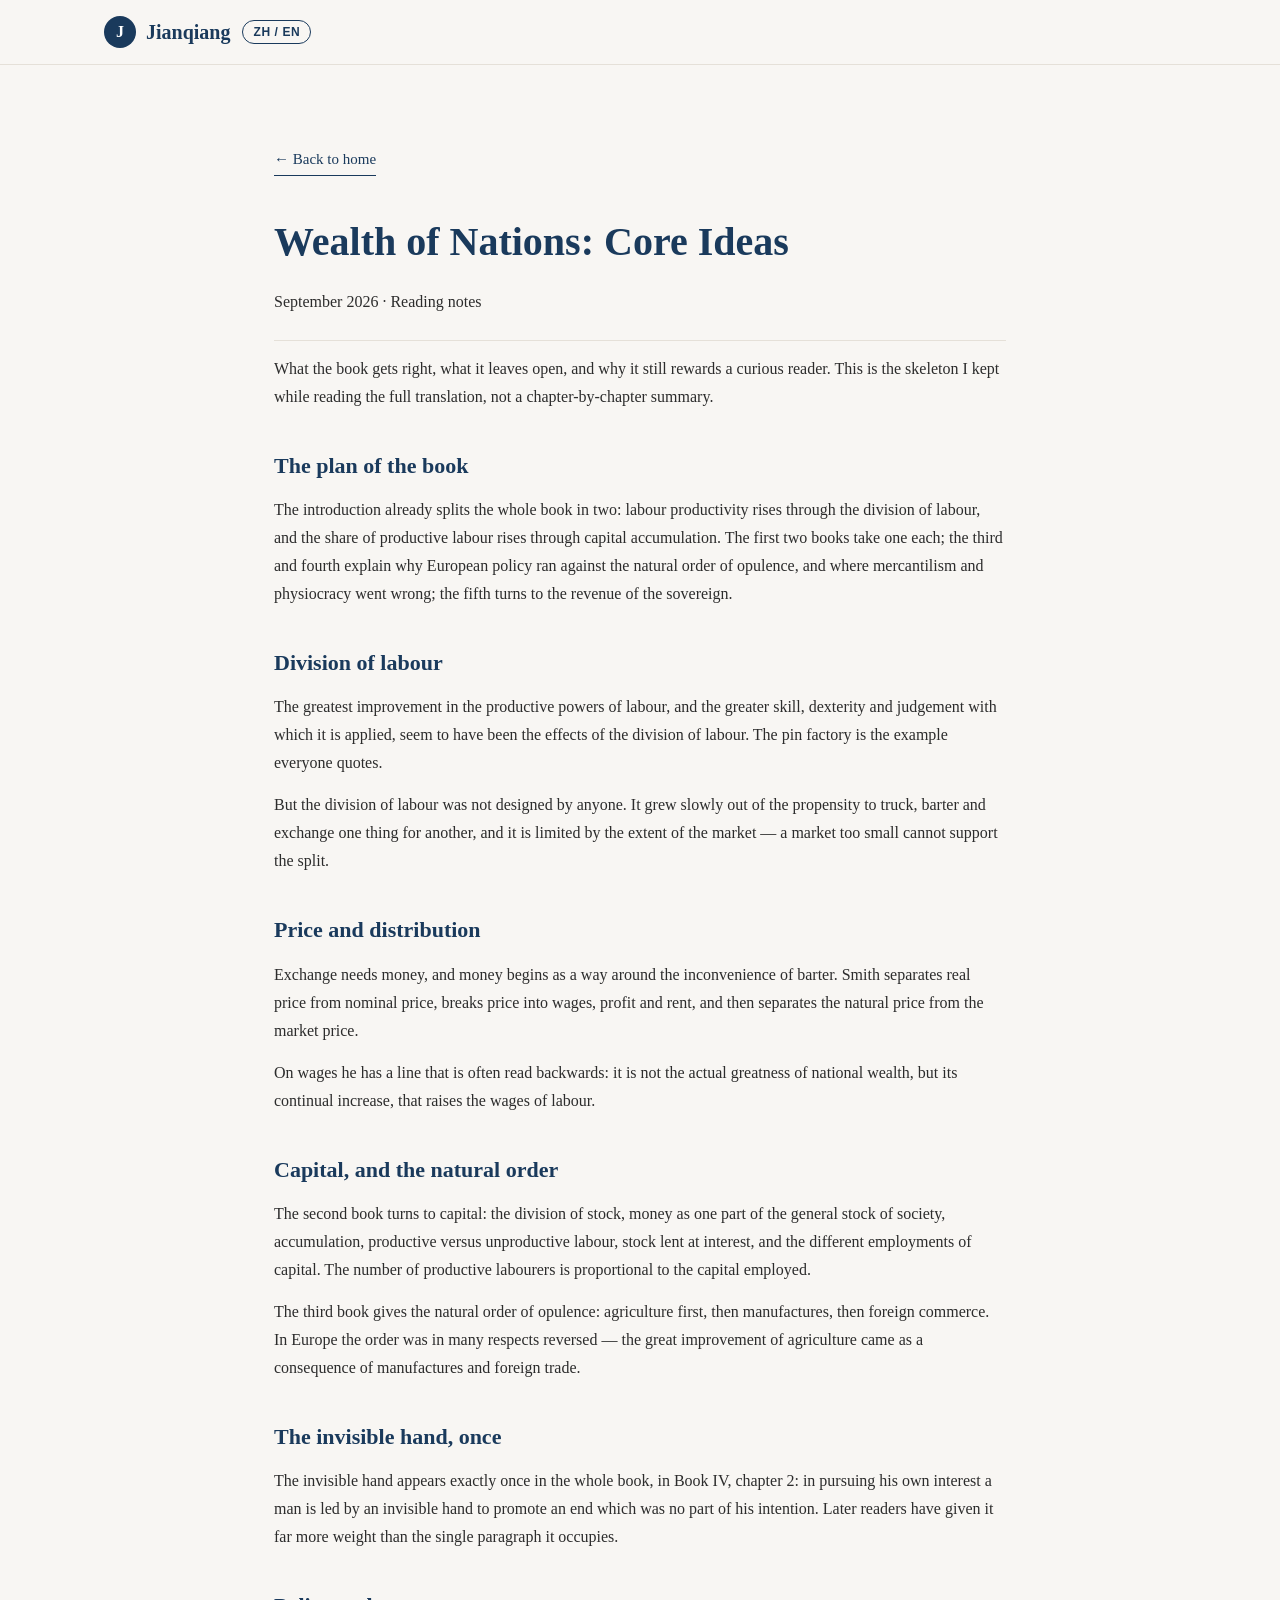
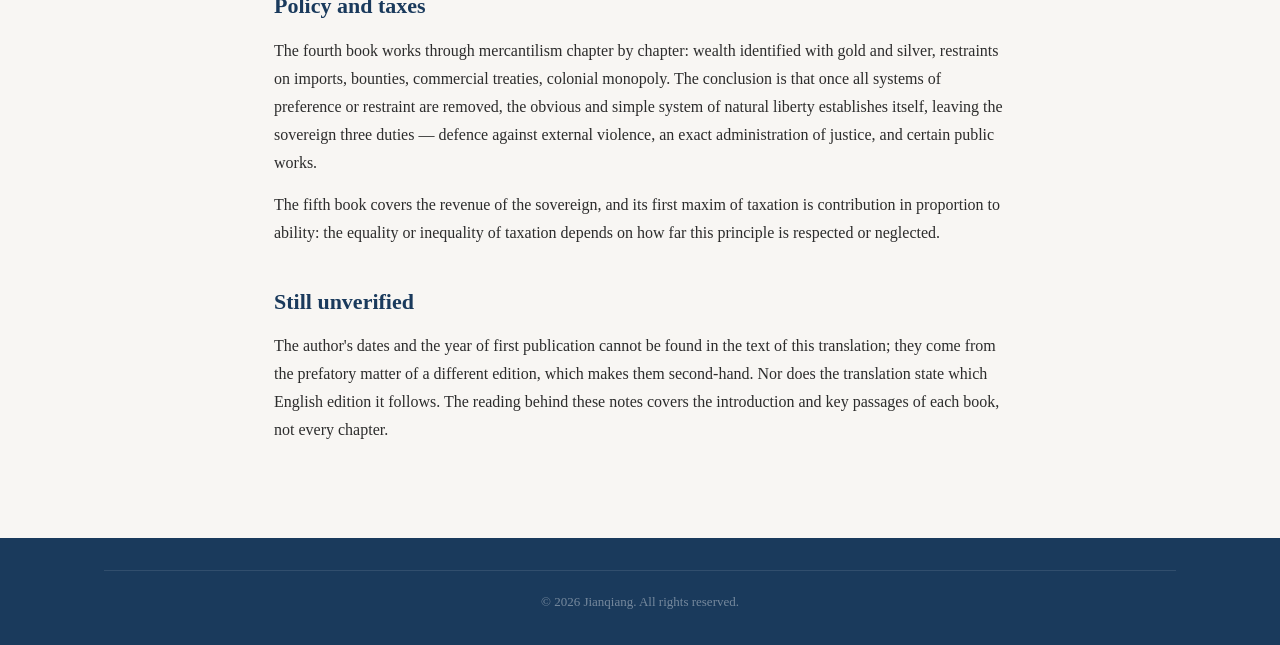
<file: articles/wealth-of-nations.html>
<!DOCTYPE html>
<html lang="en">
<head>
<meta charset="UTF-8">
<meta name="viewport" content="width=device-width, initial-scale=1.0">
<title>Wealth of Nations: Core Ideas &mdash; Jianqiang</title>
<link rel="preconnect" href="https://fonts.googleapis.com">
<link rel="preconnect" href="https://fonts.gstatic.com" crossorigin>
<link href="https://fonts.googleapis.com/css2?family=Playfair+Display:ital,wght@0,400;0,600;0,700;1,400&family=Inter:wght@300;400;500;600&display=swap" rel="stylesheet">
<link rel="stylesheet" href="../css/style.css">
<style>
  .article-page{padding:80px 24px;max-width:780px;margin:0 auto}
  .article-page h1{font-family:var(--font-serif);font-size:clamp(1.75rem,4vw,2.5rem);color:var(--clr-primary);margin-bottom:12px}
  .article-meta{font-size:0.875rem;color:var(--clr-text-muted);margin-bottom:32px;padding-bottom:24px;border-bottom:1px solid var(--clr-border)}
  .article-page h2{font-family:var(--font-serif);font-size:1.375rem;color:var(--clr-primary);margin-top:36px;margin-bottom:12px}
  .article-page p,.article-page li{font-size:1rem;line-height:1.75;color:var(--clr-text);margin-bottom:14px}
  .article-page ul{padding-left:22px;margin-bottom:18px}
  .article-page li{margin-bottom:8px}
  .article-lead{font-size:1.0625rem;color:var(--clr-text-muted)}
  .back-link{display:inline-block;font-size:0.9375rem;color:var(--clr-primary);border-bottom:1px solid var(--clr-primary);padding-bottom:2px;margin-bottom:32px;text-decoration:none}
  .back-link:hover{color:var(--clr-accent);border-color:var(--clr-accent)}
  .article-footer{padding:32px 24px}
  .article-footer .footer-bottom{justify-content:center}
</style>
</head>
<body>

<header class="site-header">
  <div class="container header-inner">
    <div class="header-brand">
      <a href="../index.html" class="logo">
        <span class="logo-mark">J</span>
        <span class="logo-text">Jianqiang</span>
      </a>
      <button class="lang-toggle" id="langToggle" aria-label="Switch language">ZH / EN</button>
    </div>
  </div>
</header>

<article class="article-page">
  <a class="back-link" href="../index.html" data-lang-zh="&larr; 返回首页">&larr; Back to home</a>

  <h1 data-lang-zh="国富论核心思想解读">Wealth of Nations: Core Ideas</h1>
  <p class="article-meta" data-lang-zh="2026 年 9 月 &middot; 阅读笔记">September 2026 &middot; Reading notes</p>

  <p class="article-lead" data-lang-zh="这本书说对了什么、把它留在了哪里，以及为什么今天读它仍然值得。以下是我读全译本时整理的骨架，不是逐章摘要。">What the book gets right, what it leaves open, and why it still rewards a curious reader. This is the skeleton I kept while reading the full translation, not a chapter-by-chapter summary.</p>

  <h2 data-lang-zh="全书的骨架">The plan of the book</h2>
  <p data-lang-zh="序论就把整本书拆成两件事：劳动生产力靠分工提高，生产性劳动在总劳动中的比例靠资本积累提高。前两篇分别讲这两件事；第三、四篇解释欧洲的政策为何违背财富发展的自然顺序、重商主义与重农主义两套学说错在哪里；第五篇转向君主或国家的收入。">The introduction already splits the whole book in two: labour productivity rises through the division of labour, and the share of productive labour rises through capital accumulation. The first two books take one each; the third and fourth explain why European policy ran against the natural order of opulence, and where mercantilism and physiocracy went wrong; the fifth turns to the revenue of the sovereign.</p>

  <h2 data-lang-zh="分工">Division of labour</h2>
  <p data-lang-zh="「劳动生产力上最大的增进，以及运用劳动时所表现的更大的熟练、技巧和判断力，似乎都是分工的结果。」扣针制造业是全书最常被引用的例子。">The greatest improvement in the productive powers of labour, and the greater skill, dexterity and judgement with which it is applied, seem to have been the effects of the division of labour. The pin factory is the example everyone quotes.</p>
  <p data-lang-zh="但分工不是谁设计出来的结果，它是「互通有无、物物交换、互相交易」这一倾向缓慢积累出来的；而且分工受市场范围限制，市场太小就分不下去。">But the division of labour was not designed by anyone. It grew slowly out of the propensity to truck, barter and exchange one thing for another, and it is limited by the extent of the market &mdash; a market too small cannot support the split.</p>

  <h2 data-lang-zh="价格与分配">Price and distribution</h2>
  <p data-lang-zh="交换需要货币，货币起源于克服物物交换的不便。斯密区分真实价格与名义价格，把价格拆成工资、利润、地租三部分，再区分自然价格与市场价格。">Exchange needs money, and money begins as a way around the inconvenience of barter. Smith separates real price from nominal price, breaks price into wages, profit and rent, and then separates the natural price from the market price.</p>
  <p data-lang-zh="关于工资，他有一句常被读反的话：「使劳动工资增高的，不是庞大的现有国民财富，而是不断增加的国民财富。」">On wages he has a line that is often read backwards: it is not the actual greatness of national wealth, but its continual increase, that raises the wages of labour.</p>

  <h2 data-lang-zh="资本与自然顺序">Capital, and the natural order</h2>
  <p data-lang-zh="第二篇转向资本：资财的划分、作为社会总资财一部分的货币、资本积累、生产性与非生产性劳动、贷出取息的资财、资本的各种用途。生产性劳动者的人数与资本量成比例。">The second book turns to capital: the division of stock, money as one part of the general stock of society, accumulation, productive versus unproductive labour, stock lent at interest, and the different employments of capital. The number of productive labourers is proportional to the capital employed.</p>
  <p data-lang-zh="第三篇给出「财富的自然顺序」：先农业，再制造业，最后国外贸易。而欧洲的实际顺序在很多方面正好相反——农业的大改良反而是制造业与国外贸易的结果。">The third book gives the natural order of opulence: agriculture first, then manufactures, then foreign commerce. In Europe the order was in many respects reversed &mdash; the great improvement of agriculture came as a consequence of manufactures and foreign trade.</p>

  <h2 data-lang-zh="只出现一次的「看不见的手」">The invisible hand, once</h2>
  <p data-lang-zh="「看不见的手」在全书中只出现一次，在第四篇第二章：个人盘算自身利益时，「受着一只看不见的手的指导，去尽力达到一个并非他本意想要达到的目的」。它的分量常被后人放大，但原文只给了它一段。">The invisible hand appears exactly once in the whole book, in Book IV, chapter 2: in pursuing his own interest a man is led by an invisible hand to promote an end which was no part of his intention. Later readers have given it far more weight than the single paragraph it occupies.</p>

  <h2 data-lang-zh="政策与赋税">Policy and taxes</h2>
  <p data-lang-zh="第四篇逐章批评重商主义：把财富等同于金银、限制输入、奖励金、通商条约、殖民地垄断。政策的落点是：一切特惠或限制制度一经废除，「最明白最单纯的自然自由制度就会树立起来」，君主只剩三个义务——保护社会不受外来侵犯、设立严正的司法机关、建设并维持某些公共事业及公共设施。">The fourth book works through mercantilism chapter by chapter: wealth identified with gold and silver, restraints on imports, bounties, commercial treaties, colonial monopoly. The conclusion is that once all systems of preference or restraint are removed, the obvious and simple system of natural liberty establishes itself, leaving the sovereign three duties &mdash; defence against external violence, an exact administration of justice, and certain public works.</p>
  <p data-lang-zh="第五篇讨论君主收入，赋税的第一原则是「按照各自能力的比例」缴纳——「所谓赋税的平等或不平等，就看对于这种原则是尊重还是忽视」。">The fifth book covers the revenue of the sovereign, and its first maxim of taxation is contribution in proportion to ability: the equality or inequality of taxation depends on how far this principle is respected or neglected.</p>

  <h2 data-lang-zh="还没确认的">Still unverified</h2>
  <p data-lang-zh="作者生卒年与初版年份在这个全译本正文里检索不到，只能从另一版的人物序与译者导读里取（二手材料）；译本所依据的英文底本具体是第几版，原书没有标注。本次精读的范围是序论与各篇关键段落，其余章节没有逐节通读。">The author's dates and the year of first publication cannot be found in the text of this translation; they come from the prefatory matter of a different edition, which makes them second-hand. Nor does the translation state which English edition it follows. The reading behind these notes covers the introduction and key passages of each book, not every chapter.</p>
</article>

<footer class="site-footer article-footer">
  <div class="container">
    <div class="footer-bottom">
      <span>&copy; 2026 Jianqiang. All rights reserved.</span>
    </div>
  </div>
</footer>

<script src="../js/i18n.js"></script>
<script src="../js/main.js"></script>
</body>
</html>
</file>
<file: css/style.css>
/* Personal Site &mdash; Britannica-inspired */

*, *::before, *::after { box-sizing: border-box; margin: 0; padding: 0; }

:root {
  --clr-primary: #1a3a5c;
  --clr-accent: #c0392b;
  --clr-bg: #f8f6f3;
  --clr-white: #ffffff;
  --clr-text: #2c2c2c;
  --clr-text-muted: #6b7280;
  --clr-border: #e5e0d8;
  --clr-alt: #f0ece4;
  --font-serif: '"'"'Playfair Display'"'"', Georgia, serif;
  --font-sans: '"'"'Inter'"'"', -apple-system, BlinkMacSystemFont, sans-serif;
  --max-w: 1120px;
  --radius: 6px;
}

html { scroll-behavior: smooth; font-size: 16px; }

body {
  font-family: var(--font-sans);
  color: var(--clr-text);
  background: var(--clr-bg);
  line-height: 1.7;
  -webkit-font-smoothing: antialiased;
}

img { max-width: 100%; display: block; }
a { color: var(--clr-primary); text-decoration: none; transition: color 0.2s; }
a:hover { color: var(--clr-accent); }

.container { max-width: var(--max-w); margin: 0 auto; padding: 0 24px; }

/* HEADER */
.site-header {
  position: sticky; top: 0; z-index: 100;
  background: rgba(248,246,243,0.95);
  backdrop-filter: blur(10px);
  border-bottom: 1px solid var(--clr-border);
}
.header-inner {
  display: flex; align-items: center; justify-content: space-between;
  height: 64px;
}
.header-brand {
  display: flex; align-items: center;
}
.logo {
  display: flex; align-items: center; gap: 10px;
  font-family: var(--font-serif);
  font-weight: 700; font-size: 1.25rem;
  color: var(--clr-primary);
}
.logo-mark {
  width: 32px; height: 32px;
  background: var(--clr-primary); color: var(--clr-white);
  border-radius: 50%; display: grid; place-items: center;
  font-size: 1rem; font-weight: 700;
}
.main-nav { display: flex; gap: 12px; }
.main-nav a {
  font-size: 0.75rem; font-weight: 500;
  color: var(--clr-text-muted);
  text-transform: uppercase; letter-spacing: 0.04em; white-space: nowrap;
}
.main-nav a:hover { color: var(--clr-primary); }

.nav-toggle {
  display: none; background: none; border: none; cursor: pointer;
  flex-direction: column; gap: 5px; padding: 4px;
}
.nav-toggle span {
  display: block; width: 22px; height: 2px;
  background: var(--clr-primary); transition: 0.3s;
}

/* The 12 section links cannot fit on one row with the logo below this width. */
@media (max-width: 1160px) {
  .nav-toggle { display: flex; }
  .main-nav {
    display: none; position: absolute; top: 64px; left: 0; right: 0;
    background: var(--clr-bg); border-bottom: 1px solid var(--clr-border);
    flex-direction: column; padding: 16px 24px; gap: 12px;
  }
  .main-nav.open { display: flex; }
}

/* HERO */
.hero {
  padding: 100px 24px 80px;
  text-align: center;
  background: var(--clr-white);
  border-bottom: 1px solid var(--clr-border);
}
.hero-eyebrow {
  font-size: 0.8125rem; font-weight: 600;
  text-transform: uppercase; letter-spacing: 0.12em;
  color: var(--clr-accent); margin-bottom: 16px;
}
.hero h1 {
  font-family: var(--font-serif);
  font-size: clamp(2.25rem, 5vw, 3.75rem);
  font-weight: 700; line-height: 1.15;
  color: var(--clr-primary); margin-bottom: 20px;
}
.hero-sub {
  font-size: 1.125rem; color: var(--clr-text-muted);
  max-width: 560px; margin: 0 auto 32px;
}
.btn {
  display: inline-block; padding: 12px 28px;
  font-size: 0.9375rem; font-weight: 500;
  border-radius: var(--radius); transition: all 0.2s;
  cursor: pointer; border: none;
}
.btn-primary { background: var(--clr-primary); color: var(--clr-white); }
.btn-primary:hover { background: #132d47; color: var(--clr-white); }
.btn-outline { background: transparent; color: var(--clr-primary); border: 1.5px solid var(--clr-primary); }
.btn-outline:hover { background: var(--clr-primary); color: var(--clr-white); }
.btn-sm { padding: 6px 16px; font-size: 0.8125rem; }

/* SECTIONS */
.section { padding: 80px 24px; }
.section-alt { background: var(--clr-alt); }
.section-header { text-align: center; margin-bottom: 48px; }
.section-tag {
  display: inline-block;
  font-size: 0.75rem; font-weight: 600;
  text-transform: uppercase; letter-spacing: 0.12em;
  color: var(--clr-accent); margin-bottom: 8px;
}
.section-header h2 {
  font-family: var(--font-serif);
  font-size: clamp(1.75rem, 3vw, 2.5rem);
  font-weight: 700; color: var(--clr-primary); margin-bottom: 12px;
}
.section-header p { color: var(--clr-text-muted); max-width: 520px; margin: 0 auto; }
.section-more { text-align: center; margin-top: 40px; }
.link-arrow {
  font-size: 0.9375rem; font-weight: 500;
  border-bottom: 1px solid var(--clr-primary);
  padding-bottom: 2px;
}
.link-arrow:hover { color: var(--clr-accent); border-color: var(--clr-accent); }

/* TAGS */
.tag {
  display: inline-block;
  font-size: 0.6875rem; font-weight: 500;
  padding: 3px 10px; border-radius: 20px;
  background: #e8eef5; color: var(--clr-primary);
  letter-spacing: 0.02em;
}

/* CARD GRID */
.card-grid {
  display: grid;
  grid-template-columns: repeat(auto-fill, minmax(300px, 1fr));
  gap: 24px;
}
.card {
  background: var(--clr-white);
  border: 1px solid var(--clr-border);
  border-radius: var(--radius);
  padding: 24px;
  transition: box-shadow 0.2s, transform 0.2s;
}
.card:hover {
  box-shadow: 0 8px 30px rgba(26,58,92,0.1);
  transform: translateY(-2px);
}
.card-date {
  font-size: 0.75rem; font-weight: 600;
  text-transform: uppercase; letter-spacing: 0.08em;
  color: var(--clr-accent); margin-bottom: 8px;
}
.card h3 {
  font-family: var(--font-serif);
  font-size: 1.25rem; font-weight: 700;
  line-height: 1.35; margin-bottom: 10px;
}
.card h3 a { color: var(--clr-primary); }
.card h3 a:hover { color: var(--clr-accent); }
.card p { font-size: 0.9375rem; color: var(--clr-text-muted); margin-bottom: 16px; }
.card-link { font-size: 0.875rem; font-weight: 500; }

.card-creative { padding: 0; overflow: hidden; }
.card-img-placeholder { height: 180px; background: linear-gradient(135deg, #d4dde8, #e8eef5); display: grid; place-items: center; }
.creative-1 { background: linear-gradient(135deg, #c5d5e8, #a8bdd4); }
.creative-2 { background: linear-gradient(135deg, #d4e8d0, #b8d4b0); }
.creative-3 { background: linear-gradient(135deg, #e8d4c5, #d4b8a0); }
.card-creative .card-body { padding: 20px 24px 24px; }
.card-tags { display: flex; flex-wrap: wrap; gap: 6px; margin-top: 12px; }

/* EQUIPMENT */
.equip-grid {
  display: grid;
  grid-template-columns: repeat(auto-fill, minmax(280px, 1fr));
  gap: 24px;
}
.equip-card {
  background: var(--clr-white);
  border: 1px solid var(--clr-border);
  border-radius: var(--radius);
  overflow: hidden;
  transition: box-shadow 0.2s, transform 0.2s;
}
.equip-card:hover {
  box-shadow: 0 8px 30px rgba(26,58,92,0.1);
  transform: translateY(-2px);
}
.equip-img { height: 180px; background: linear-gradient(135deg, #d4dde8, #e8eef5); display: grid; place-items: center; }
.equip-placeholder { font-size: 0.8125rem; color: var(--clr-text-muted); text-transform: uppercase; letter-spacing: 0.1em; }
.equip-info { padding: 20px; }
.equip-status {
  display: inline-block;
  font-size: 0.6875rem; font-weight: 600;
  text-transform: uppercase; letter-spacing: 0.08em;
  padding: 3px 10px; border-radius: 20px; margin-bottom: 10px;
}
.equip-status.avail { background: #d4edda; color: #155724; }
.equip-status.sold { background: #f8d7da; color: #721c24; }
.equip-info h3 { font-family: var(--font-serif); font-size: 1.125rem; font-weight: 700; color: var(--clr-primary); margin-bottom: 6px; }
.equip-desc { font-size: 0.875rem; color: var(--clr-text-muted); margin-bottom: 12px; }
.equip-meta { display: flex; justify-content: space-between; align-items: center; font-size: 0.8125rem; color: var(--clr-text-muted); margin-bottom: 14px; }
.equip-price { font-weight: 600; color: var(--clr-primary); font-size: 1rem; }
.sold-tag { font-size: 0.8125rem; color: var(--clr-accent); font-weight: 600; }

/* 3D MODEL */
.model-grid {
  display: grid;
  grid-template-columns: repeat(auto-fill, minmax(300px, 1fr));
  gap: 24px;
}
.model-card {
  background: var(--clr-white);
  border: 1px solid var(--clr-border);
  border-radius: var(--radius);
  overflow: hidden;
  transition: box-shadow 0.2s, transform 0.2s;
}
.model-card:hover { box-shadow: 0 8px 30px rgba(26,58,92,0.1); transform: translateY(-2px); }
.model-viewer {
  height: 200px;
  background: linear-gradient(135deg, #1a3a5c, #2d5a87);
  display: grid; place-items: center;
}
.model-placeholder {
  display: flex; flex-direction: column; align-items: center; gap: 8px;
  color: rgba(255,255,255,0.7);
}
.model-placeholder svg { width: 60px; height: 60px; }
.model-placeholder span { font-size: 0.75rem; text-transform: uppercase; letter-spacing: 0.1em; }
.model-info { padding: 20px; }
.model-info h3 { font-family: var(--font-serif); font-size: 1.125rem; font-weight: 700; color: var(--clr-primary); margin-bottom: 6px; }
.model-info p { font-size: 0.875rem; color: var(--clr-text-muted); margin-bottom: 12px; }
.model-tags { display: flex; flex-wrap: wrap; gap: 6px; }

/* MUSIC */
.music-list { max-width: 720px; margin: 0 auto; }
.music-item {
  display: flex; align-items: center; gap: 20px;
  padding: 20px 0;
  border-bottom: 1px solid var(--clr-border);
}
.music-item:first-child { border-top: 1px solid var(--clr-border); }
.music-cover {
  width: 64px; height: 64px; border-radius: var(--radius);
  background: linear-gradient(135deg, #1a3a5c, #2d5a87);
  display: grid; place-items: center;
  flex-shrink: 0;
}
.music-icon { font-size: 1.5rem; color: rgba(255,255,255,0.8); }
.music-info { flex: 1; min-width: 0; }
.music-info h3 {
  font-family: var(--font-serif);
  font-size: 1.0625rem; font-weight: 700;
  color: var(--clr-primary); margin-bottom: 2px;
  white-space: nowrap; overflow: hidden; text-overflow: ellipsis;
}
.music-artist { font-size: 0.875rem; color: var(--clr-text-muted); margin-bottom: 2px; }
.music-note { font-size: 0.8125rem; color: var(--clr-text-muted); font-style: italic; }
.music-item .btn { flex-shrink: 0; }

@media (max-width: 600px) {
  .music-item { flex-wrap: wrap; }
  .music-item .btn { width: 100%; text-align: center; margin-top: 8px; }
}

/* GALLERY / SLIDESHOW */
.slideshow {
  position: relative;
  max-width: 900px;
  margin: 0 auto;
  border-radius: var(--radius);
  background: #1a1a1a;
  aspect-ratio: 16 / 9;
  overflow: hidden;
}

.slideshow-track {
  position: relative;
  width: 100%;
  height: 100%;
}







.slide {
  position: absolute; inset: 0;
  opacity: 0;
  overflow: hidden;
  transition: opacity 0.8s ease, transform 0.8s ease;
  display: flex; align-items: center; justify-content: center;
}
.slide.active {
  opacity: 1;
  z-index: 1;
}
.slide-img {
  width: 100%; height: 100%;
  background: linear-gradient(135deg, #2c3e50, #1a3a5c);
  display: grid; place-items: center;
  color: rgba(255,255,255,0.5);
  font-size: 0.9375rem;
}
.slide-img img {
  width: 100%; height: 100%; object-fit: cover;
  transform-origin: center center;
}
@keyframes kenburns {
  from { transform: scale(1.02) translate3d(0, 0, 0); }
  to   { transform: scale(1.12) translate3d(-1.5%, -1.5%, 0); }
}
.slide.active .slide-img img {
  animation: kenburns 7s ease-out both;
  will-change: transform;
}
@media (prefers-reduced-motion: reduce) {
  .slide.active .slide-img img { animation: none; }
}
.slide-caption {
  position: absolute; bottom: 0; left: 0; right: 0;
  padding: 32px 28px 24px;
  background: linear-gradient(transparent, rgba(0,0,0,0.7));
  color: #fff;
}
.slide-caption h3 {
  font-family: var(--font-serif);
  font-size: 1.375rem; font-weight: 700; margin-bottom: 4px;
}
.slide-caption p { font-size: 0.9375rem; opacity: 0.85; }

.slideshow-btn {
  position: absolute;
  top: 50%;
  transform: translateY(-50%);
  background: transparent;
  border: none;
  color: #fff;
  font-size: 2.25rem;
  line-height: 1;
  cursor: pointer;
  width: 60px;
  height: 60px;
  opacity: 0.85;
  display: grid;
  place-items: center;
  z-index: 9999;
  text-shadow: 0 1px 6px rgba(0,0,0,0.6);
  transition: opacity 0.2s;
}
.slideshow-btn:hover { opacity: 1; }
.slideshow-btn.prev { left: 8px; }
.slideshow-btn.next { right: 8px; }

.slideshow-dots {
  position: absolute; bottom: 12px; left: 50%; transform: translateX(-50%);
  display: flex; gap: 8px; z-index: 2;
}
.slideshow-dots .dot {
  width: 8px; height: 8px; border-radius: 50%;
  background: rgba(255,255,255,0.4); cursor: pointer;
  transition: background 0.2s, transform 0.2s;
}
.slideshow-dots .dot.active {
  background: #fff;
  transform: scale(1.2);
}

/* PHOTO GRID */
.photo-grid {
  display: grid;
  grid-template-columns: repeat(3, 1fr);
  gap: 16px;
}
.photo-item { overflow: hidden; border-radius: var(--radius); }
.photo-placeholder {
  width: 100%;
  aspect-ratio: 16 / 9;
  background: linear-gradient(135deg, #d4dde8, #e8eef5);
}
.photo-caption { padding: 12px 4px; }
.photo-caption h4 {
  font-family: var(--font-serif);
  font-size: 0.9375rem; font-weight: 600;
  color: var(--clr-primary); margin-bottom: 2px;
}
.photo-caption p { font-size: 0.8125rem; color: var(--clr-text-muted); }

/* ANIMATED PHOTO GRID */
.photo-item {
  opacity: 0;
  transform: translateY(20px);
  animation: photoReveal 0.6s ease forwards;
}
.photo-item:nth-child(1) { animation-delay: 0.05s; }
.photo-item:nth-child(2) { animation-delay: 0.1s; }
.photo-item:nth-child(3) { animation-delay: 0.15s; }
.photo-item:nth-child(4) { animation-delay: 0.2s; }
.photo-item:nth-child(5) { animation-delay: 0.25s; }
.photo-item:nth-child(6) { animation-delay: 0.3s; }

@keyframes photoReveal {
  to { opacity: 1; transform: translateY(0); }
}

/* Hover zoom on photos */
.photo-item:hover .photo-placeholder {
  transform: scale(1.03);
  transition: transform 0.4s ease;
}

@media (max-width: 768px) {
  .photo-grid { grid-template-columns: 1fr; }
}




/* PROPOSAL LIST */
.proposal-list { max-width: 800px; margin: 0 auto; }
.proposal-item {
  display: flex; gap: 24px; align-items: flex-start;
  padding: 32px 0;
  border-bottom: 1px solid var(--clr-border);
}
.proposal-item:first-child { border-top: 1px solid var(--clr-border); }
.proposal-number {
  font-family: var(--font-serif);
  font-size: 2.5rem; font-weight: 700;
  color: var(--clr-border); line-height: 1;
  min-width: 60px;
}
.proposal-content { flex: 1; }
.proposal-content h3 {
  font-family: var(--font-serif);
  font-size: 1.25rem; font-weight: 700;
  color: var(--clr-primary); margin-bottom: 8px;
}
.proposal-content p { font-size: 0.9375rem; color: var(--clr-text-muted); margin-bottom: 12px; }
.proposal-meta { display: flex; flex-wrap: wrap; gap: 8px; align-items: center; }
.proposal-meta .date { font-size: 0.8125rem; color: var(--clr-text-muted); }
.proposal-item .link-arrow { white-space: nowrap; align-self: center; }

@media (max-width: 600px) {
  .proposal-item { flex-direction: column; gap: 12px; }
}

/* FOOTER */
.site-footer {
  background: var(--clr-primary); color: rgba(255,255,255,0.8);
  padding: 60px 24px 30px;
}
.footer-inner {
  display: flex; justify-content: space-between; flex-wrap: wrap; gap: 40px;
  margin-bottom: 40px;
}
.footer-brand { max-width: 280px; }
.footer-brand .logo-mark { background: rgba(255,255,255,0.15); }
.footer-brand .logo-text { color: #fff; }
.footer-brand p { font-size: 0.875rem; margin-top: 12px; line-height: 1.6; }
.footer-links { display: flex; gap: 60px; flex-wrap: wrap; }
.footer-col h4 {
  font-size: 0.75rem; font-weight: 600; text-transform: uppercase;
  letter-spacing: 0.1em; color: rgba(255,255,255,0.5); margin-bottom: 12px;
}
.footer-col a {
  display: block; color: rgba(255,255,255,0.8);
  font-size: 0.9375rem; padding: 4px 0;
}
.footer-col a:hover { color: #fff; }
.footer-bottom {
  border-top: 1px solid rgba(255,255,255,0.1);
  padding-top: 20px;
  display: flex; justify-content: space-between; flex-wrap: wrap; gap: 12px;
  font-size: 0.8125rem; color: rgba(255,255,255,0.4);
}
/* VIDEO */
.video-grid {
  display: grid;
  grid-template-columns: repeat(auto-fit, minmax(320px, 1fr));
  gap: 24px;
}
.video-card {
  background: var(--clr-white);
  border: 1px solid var(--clr-border);
  border-radius: var(--radius);
  overflow: hidden;
  transition: box-shadow 0.2s, transform 0.2s;
}
.video-card:hover {
  box-shadow: 0 8px 30px rgba(26,58,92,0.1);
  transform: translateY(-2px);
}
.video-card video {
  display: block;
  width: 100%;
  aspect-ratio: 16 / 9;
  object-fit: cover;
  background: #000;
}
.video-info { padding: 20px; }
.video-info h3 {
  font-family: var(--font-serif);
  font-size: 1.125rem; font-weight: 700;
  color: var(--clr-primary); margin-bottom: 6px;
}
.video-info h3 a { color: var(--clr-primary); }
.video-info h3 a:hover { color: var(--clr-accent); }
.video-desc { font-size: 0.875rem; color: var(--clr-text-muted); margin-bottom: 12px; }
.video-meta { display: flex; flex-wrap: wrap; gap: 8px; align-items: center; }
.video-meta .date { font-size: 0.8125rem; color: var(--clr-text-muted); }
/* BOOKS */
.book-grid {
  display: grid;
  grid-template-columns: repeat(auto-fill, minmax(260px, 1fr));
  gap: 24px;
}
.book-card {
  background: var(--clr-white);
  border: 1px solid var(--clr-border);
  border-radius: var(--radius);
  overflow: hidden;
  transition: box-shadow 0.2s, transform 0.2s;
}
.book-card:hover {
  box-shadow: 0 8px 30px rgba(26,58,92,0.1);
  transform: translateY(-2px);
}
.book-cover {
  height: 200px;
  background: linear-gradient(135deg, #1a3a5c, #2d5a87);
  display: grid; place-items: center;
  color: rgba(255,255,255,0.5);
  font-size: 0.875rem; text-transform: uppercase; letter-spacing: 0.08em;
}
.book-info { padding: 20px; }
.book-info h3 {
  font-family: var(--font-serif);
  font-size: 1.125rem; font-weight: 700;
  color: var(--clr-primary); margin-bottom: 4px;
}
.book-author { font-size: 0.875rem; color: var(--clr-text-muted); margin-bottom: 8px; }
.book-desc { font-size: 0.875rem; color: var(--clr-text-muted); margin-bottom: 12px; line-height: 1.5; }
.book-meta { display: flex; flex-wrap: wrap; gap: 8px; align-items: center; }
.book-meta .date { font-size: 0.8125rem; color: var(--clr-text-muted); }
/* LANGUAGE TOGGLE */
.lang-toggle {
  background: transparent;
  border: 1px solid var(--clr-primary);
  color: var(--clr-primary);
  font-size: 0.75rem;
  font-weight: 600;
  padding: 4px 10px;
  border-radius: 20px;
  cursor: pointer;
  letter-spacing: 0.05em;
  white-space: nowrap;
  transition: all 0.2s;
  margin-left: 12px;
}
.lang-toggle:hover {
  background: var(--clr-primary);
  color: #fff;
}
/* Language switching: main.js rewrites the content of [data-lang-*] elements,
   so nothing here may force a display value — headings and paragraphs must
   keep their block layout. */

/* Copy available in one language only: hide it unless that language is active,
   and restore its natural display when it is.
   Article pages are excluded: there the English copy is written inline and
   data-lang-zh holds the Chinese alternative, so those elements are bilingual
   rather than Chinese-only and must keep their natural display. */
body:not(:has(.article-page)) [data-lang-zh]:not([data-lang-en]) { display: none; }
body.lang-zh [data-lang-en]:not([data-lang-zh]) { display: none !important; }
body.lang-en:not(:has(.article-page)) [data-lang-zh]:not([data-lang-en]) { display: none !important; }
body.lang-zh:not(:has(.article-page)) [data-lang-zh]:not([data-lang-en]) { display: revert !important; }
/* Inline SVG book covers */
body.lang-en .svg-cn { display: none !important; }
body.lang-en .svg-en { display: inline !important; }
body.lang-zh .svg-en { display: none !important; }
body.lang-zh .svg-cn { display: inline !important; }
.book-cover svg, .equip-img svg {
  width: 100%;
  height: auto;
  max-height: 100%;
  display: block;
}

.music-hidden { display: none; }
.music-item.show { display: flex; }
</file>
